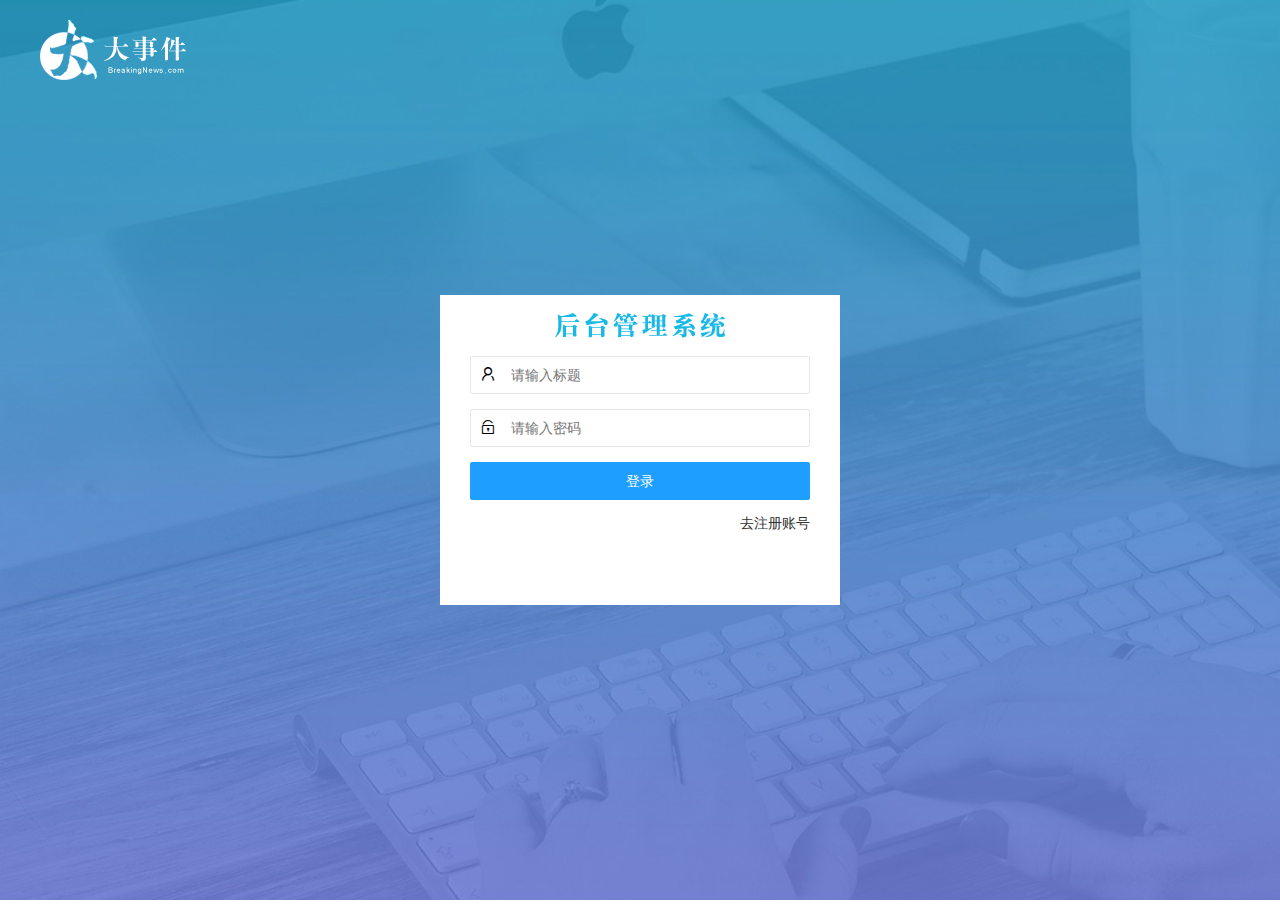
<file: login.html>
<!DOCTYPE html>
<html lang="en">
  <head>
    <meta charset="UTF-8" />
    <meta name="viewport" content="width=device-width, initial-scale=1.0" />
    <title>Document</title>
    <link rel="stylesheet" href="./assets/lib/layui/css/layui.css" />
    <link rel="stylesheet" href="./assets/css/login.css" />
  </head>
  <body>
    <div class="logo">
      <img src="./assets/images/logo.png" alt="" />
    </div>
    <div class="login">
      <div class="title">
        <img src="./assets/images/login_title.png" alt="" />
      </div>
      <form class="layui-form myForm" action="">
        <div class="layui-form-item">
          <i class="layui-icon layui-icon-username"></i>
          <input
            type="text"
            name="username"
            required
            lay-verify="required|username"
            placeholder="请输入标题"
            autocomplete="off"
            class="layui-input"
          />
        </div>
        <div class="layui-form-item">
          <i class="layui-icon layui-icon-password"></i>
          <input
            type="password"
            name="password"
            required
            lay-verify="required|pass"
            placeholder="请输入密码"
            autocomplete="off"
            class="layui-input"
          />
        </div>
        <div class="layui-form-item">
          <button
            class="layui-btn layui-btn-fluid layui-btn-normal"
            lay-submit
            lay-filter="formDemo"
          >
            登录
          </button>
        </div>
        <div class="layui-form-item">
          <div class="layui-input-block">
            <a href="javascript:;">去注册账号</a>
          </div>
        </div>
      </form>
    </div>
    <div class="register">
      <div class="title">
        <img src="./assets/images/login_title.png" alt="" />
      </div>
      <form class="layui-form myForm" action="">
        <div class="layui-form-item">
          <i class="layui-icon layui-icon-username"></i>
          <input
            type="text"
            name="username"
            required
            lay-verify="required|username"
            placeholder="请输入标题"
            autocomplete="off"
            class="layui-input"
          />
        </div>
        <div class="layui-form-item">
          <i class="layui-icon layui-icon-password"></i>
          <input
            type="password"
            name="password"
            required
            lay-verify="required|pass"
            placeholder="请输入密码"
            autocomplete="off"
            class="layui-input pass"
          />
        </div>
        <div class="layui-form-item">
          <i class="layui-icon layui-icon-password"></i>
          <input
            type="password"
            required
            lay-verify="required|pass|repass"
            placeholder="再次确认密码"
            autocomplete="off"
            class="layui-input repass"
          />
        </div>
        <div class="layui-form-item">
          <button
            class="layui-btn layui-btn-fluid layui-btn-normal"
            lay-submit
            lay-filter="formDemo"
          >
            注册
          </button>
        </div>
        <div class="layui-form-item">
          <div class="layui-input-block">
            <a href="javascript:;">去登陆</a>
          </div>
        </div>
      </form>
    </div>
    <script src="./assets/lib/jquery.js"></script>
    <script src="./assets/lib/layui/layui.all.js"></script>
    <script src="./assets/js/utils.js"></script>
    <script src="./assets/js/login.js"></script>
  </body>
</html>
</file>
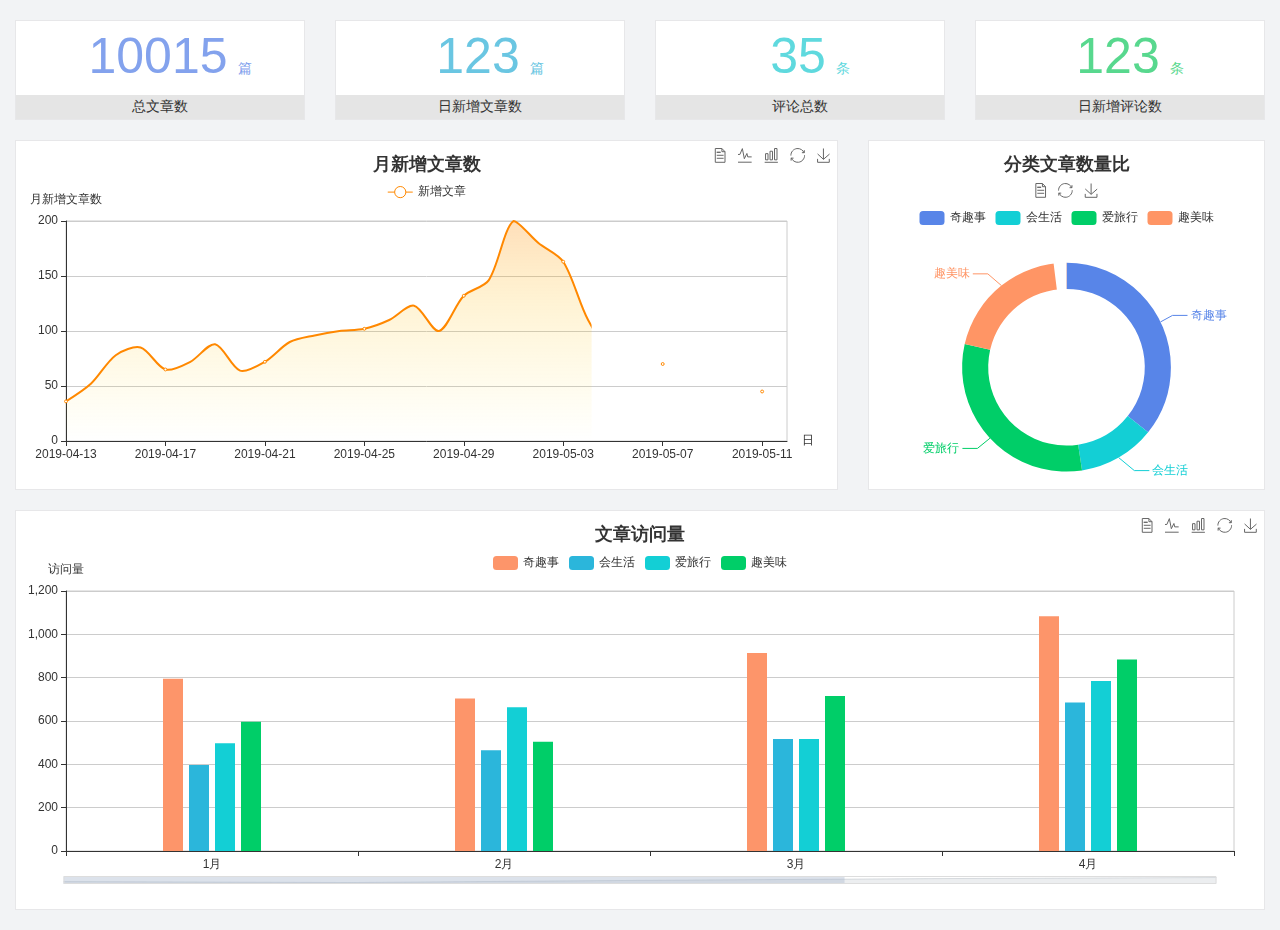
<file: home/dashboard.html>
<!DOCTYPE html>
<html lang="en">

<head>
  <meta charset="UTF-8">
  <meta name="viewport" content="width=device-width, initial-scale=1.0">
  <meta http-equiv="X-UA-Compatible" content="ie=edge">
  <title>图表统计</title>
  <link rel="stylesheet" href="../../assets/lib/bootstrap.css" />
  <link rel="stylesheet" href="../../assets/lib/main.css" />
  <script src="../../assets/lib/jquery.js"></script>
  <script type="text/javascript" src="../../assets/lib/echarts.min.js"></script>
</head>

<body>
  <div class="container-fluid">
    <div class="row spannel_list">
      <div class="col-sm-3 col-xs-6">
        <div class="spannel">
          <em>10015</em><span>篇</span>
          <b>总文章数</b>
        </div>
      </div>
      <div class="col-sm-3 col-xs-6">
        <div class="spannel scolor01">
          <em>123</em><span>篇</span>
          <b>日新增文章数</b>
        </div>
      </div>
      <div class="col-sm-3 col-xs-6">
        <div class="spannel scolor02">
          <em>35</em><span>条</span>
          <b>评论总数</b>
        </div>
      </div>
      <div class="col-sm-3 col-xs-6">
        <div class="spannel scolor03">
          <em>123</em><span>条</span>
          <b>日新增评论数</b>
        </div>
      </div>
    </div>
  </div>

  <div class="container-fluid">
    <div class="row curve-pie">
      <div class="col-lg-8 col-md-8">
        <div class="gragh_pannel" id="curve_show"></div>
      </div>
      <div class="col-lg-4 col-md-4">
        <div class="gragh_pannel" id="pie_show"></div>
      </div>
    </div>
  </div>

  <div class="container-fluid">
    <div class="column_pannel" id="column_show"></div>
  </div>

  <script>
    var oChart = echarts.init(document.getElementById('curve_show'));
    var aList_all = [
      { 'count': 36, 'date': '2019-04-13' },
      { 'count': 52, 'date': '2019-04-14' },
      { 'count': 78, 'date': '2019-04-15' },
      { 'count': 85, 'date': '2019-04-16' },
      { 'count': 65, 'date': '2019-04-17' },
      { 'count': 72, 'date': '2019-04-18' },
      { 'count': 88, 'date': '2019-04-19' },
      { 'count': 64, 'date': '2019-04-20' },
      { 'count': 72, 'date': '2019-04-21' },
      { 'count': 90, 'date': '2019-04-22' },
      { 'count': 96, 'date': '2019-04-23' },
      { 'count': 100, 'date': '2019-04-24' },
      { 'count': 102, 'date': '2019-04-25' },
      { 'count': 110, 'date': '2019-04-26' },
      { 'count': 123, 'date': '2019-04-27' },
      { 'count': 100, 'date': '2019-04-28' },
      { 'count': 132, 'date': '2019-04-29' },
      { 'count': 146, 'date': '2019-04-30' },
      { 'count': 200, 'date': '2019-05-01' },
      { 'count': 180, 'date': '2019-05-02' },
      { 'count': 163, 'date': '2019-05-03' },
      { 'count': 110, 'date': '2019-05-04' },
      { 'count': 80, 'date': '2019-05-05' },
      { 'count': 82, 'date': '2019-05-06' },
      { 'count': 70, 'date': '2019-05-07' },
      { 'count': 65, 'date': '2019-05-08' },
      { 'count': 54, 'date': '2019-05-09' },
      { 'count': 40, 'date': '2019-05-10' },
      { 'count': 45, 'date': '2019-05-11' },
      { 'count': 38, 'date': '2019-05-12' },
    ];

    let aCount = [];
    let aDate = [];

    for (var i = 0; i < aList_all.length; i++) {
      aCount.push(aList_all[i].count);
      aDate.push(aList_all[i].date);
    }

    var chartopt = {
      title: {
        text: '月新增文章数',
        left: 'center',
        top: '10'
      },
      tooltip: {
        trigger: 'axis'
      },
      legend: {
        data: ['新增文章'],
        top: '40'
      },
      toolbox: {
        show: true,
        feature: {
          mark: { show: true },
          dataView: { show: true, readOnly: false },
          magicType: { show: true, type: ['line', 'bar'] },
          restore: { show: true },
          saveAsImage: { show: true }
        }
      },
      calculable: true,
      xAxis: [
        {
          name: '日',
          type: 'category',
          boundaryGap: false,
          data: aDate
        }
      ],
      yAxis: [
        {
          name: '月新增文章数',
          type: 'value'
        }
      ],
      series: [
        {
          name: '新增文章',
          type: 'line',
          smooth: true,
          itemStyle: { normal: { areaStyle: { type: 'default' }, color: '#f80' }, lineStyle: { color: '#f80' } },
          data: aCount
        }],
      areaStyle: {
        normal: {
          color: new echarts.graphic.LinearGradient(0, 0, 0, 1, [{
            offset: 0,
            color: 'rgba(255,136,0,0.39)'
          }, {
            offset: .34,
            color: 'rgba(255,180,0,0.25)'
          }, {
            offset: 1,
            color: 'rgba(255,222,0,0.00)'
          }])

        }
      },
      grid: {
        show: true,
        x: 50,
        x2: 50,
        y: 80,
        height: 220
      }
    };

    oChart.setOption(chartopt);


    var oPie = echarts.init(document.getElementById('pie_show'));
    var oPieopt =
    {
      title: {
        top: 10,
        text: '分类文章数量比',
        x: 'center'
      },
      tooltip: {
        trigger: 'item',
        formatter: "{a} <br/>{b} : {c} ({d}%)"
      },
      color: ['#5885e8', '#13cfd5', '#00ce68', '#ff9565'],
      legend: {
        x: 'center',
        top: 65,
        data: ['奇趣事', '会生活', '爱旅行', '趣美味']
      },
      toolbox: {
        show: true,
        x: 'center',
        top: 35,
        feature: {
          mark: { show: true },
          dataView: { show: true, readOnly: false },
          magicType: {
            show: true,
            type: ['pie', 'funnel'],
            option: {
              funnel: {
                x: '25%',
                width: '50%',
                funnelAlign: 'left',
                max: 1548
              }
            }
          },
          restore: { show: true },
          saveAsImage: { show: true }
        }
      },
      calculable: true,
      series: [
        {
          name: '访问来源',
          type: 'pie',
          radius: ['45%', '60%'],
          center: ['50%', '65%'],
          data: [
            { value: 300, name: '奇趣事' },
            { value: 100, name: '会生活' },
            { value: 260, name: '爱旅行' },
            { value: 180, name: '趣美味' }
          ]
        }
      ]
    };
    oPie.setOption(oPieopt);



    var oColumn = this.echarts.init(document.getElementById('column_show'));
    var oColumnopt =
    {
      title: {
        text: '文章访问量',
        left: 'center',
        top: '10'
      },
      tooltip: {
        trigger: 'axis'
      },
      legend: {
        data: ['奇趣事', '会生活', '爱旅行', '趣美味'],
        top: '40'
      },
      toolbox: {
        show: true,
        feature: {
          mark: { show: true },
          dataView: { show: true, readOnly: false },
          magicType: { show: true, type: ['line', 'bar'] },
          restore: { show: true },
          saveAsImage: { show: true }
        }
      },
      calculable: true,
      xAxis: [
        {
          type: 'category',
          data: ['1月', '2月', '3月', '4月', '5月']
        }
      ],
      yAxis: [
        {
          name: '访问量',
          type: 'value'
        }
      ],
      series: [
        {
          name: '奇趣事',
          type: 'bar',
          barWidth: 20,
          itemStyle: {
            normal: { areaStyle: { type: 'default' }, color: '#fd956a' }
          },
          data: [800, 708, 920, 1090, 1200]
        },
        {
          name: '会生活',
          type: 'bar',
          barWidth: 20,
          itemStyle: {
            normal: { areaStyle: { type: 'default' }, color: '#2bb6db' }
          },
          data: [400, 468, 520, 690, 800]
        },
        {
          name: '爱旅行',
          type: 'bar',
          barWidth: 20,
          itemStyle: {
            normal: { areaStyle: { type: 'default' }, color: '#13cfd5' }
          },
          data: [500, 668, 520, 790, 900]
        },
        {
          name: '趣美味',
          type: 'bar',
          barWidth: 20,
          itemStyle: {
            normal: { areaStyle: { type: 'default' }, color: '#00ce68' }
          },
          data: [600, 508, 720, 890, 1000]
        }
      ],
      grid: {
        show: true,
        x: 50,
        x2: 30,
        y: 80,
        height: 260
      },
      dataZoom: [//给x轴设置滚动条
        {
          start: 0,//默认为0
          end: 100 - 1000 / 31,//默认为100
          type: 'slider',
          show: true,
          xAxisIndex: [0],
          handleSize: 0,//滑动条的 左右2个滑动条的大小
          height: 8,//组件高度
          left: 45, //左边的距离
          right: 50,//右边的距离
          bottom: 26,//右边的距离
          handleColor: '#ddd',//h滑动图标的颜色
          handleStyle: {
            borderColor: "#cacaca",
            borderWidth: "1",
            shadowBlur: 2,
            background: "#ddd",
            shadowColor: "#ddd",
          }
        }]
    };
    oColumn.setOption(oColumnopt);
  </script>
</body>

</html>
</file>
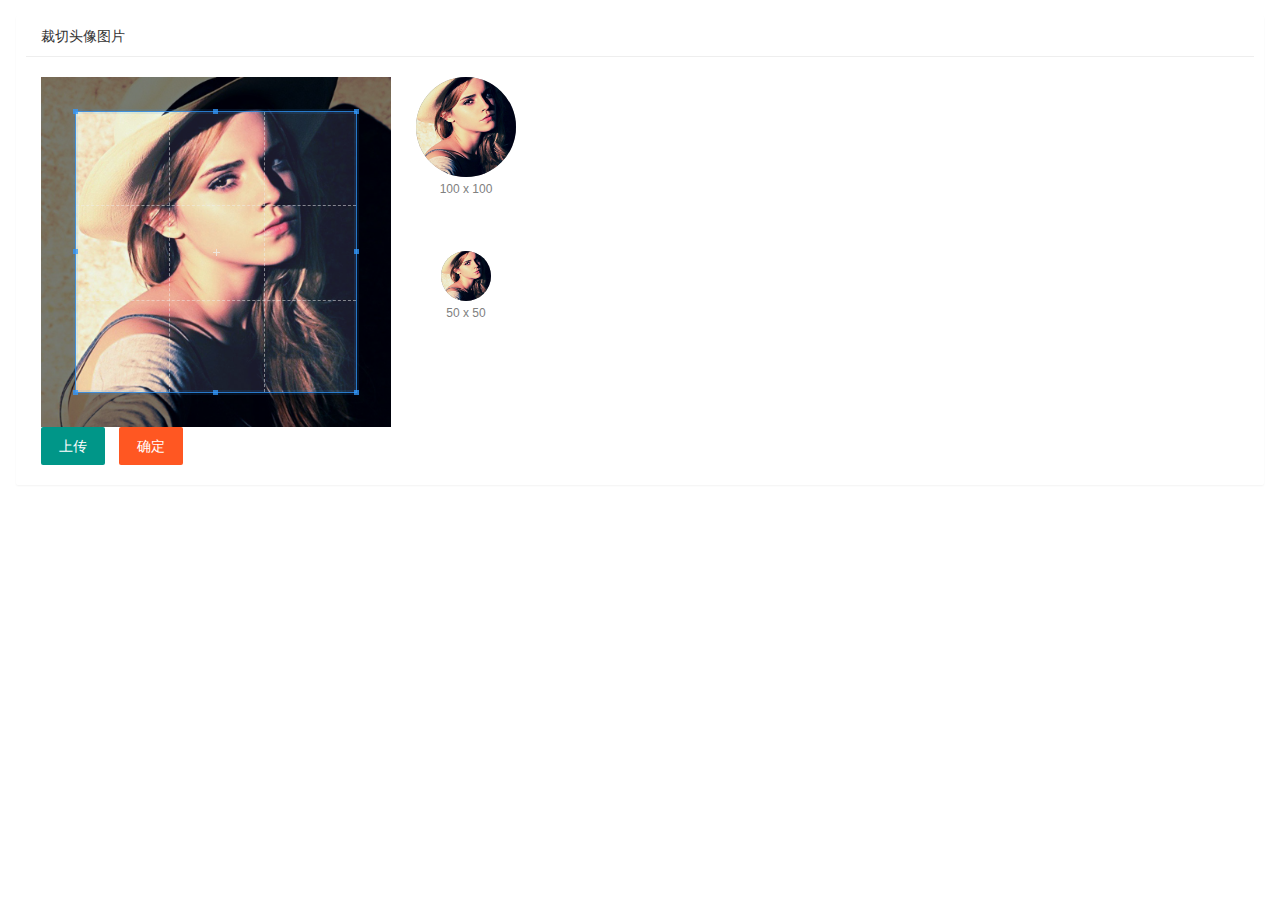
<file: user/user_avatar.html>
<!DOCTYPE html>
<html lang="en">
  <head>
    <meta charset="UTF-8" />
    <meta name="viewport" content="width=device-width, initial-scale=1.0" />
    <title>Document</title>
    <link rel="stylesheet" href="../assets/lib/layui/css/layui.css" />
    <link rel="stylesheet" href="../assets/lib/cropper/cropper.css" />
    <link rel="stylesheet" href="../assets/css/user/user_avatar.css" />
  </head>
  <body>
    <div class="layui-card">
      <div class="layui-card-header">裁切头像图片</div>
      <div class="layui-card-body">
        <!-- 第一行的图片裁剪和预览区域 -->
        <div class="row1">
          <!-- 图片裁剪区域 -->
          <div class="cropper-box">
            <!-- 这个 img 标签很重要，将来会把它初始化为裁剪区域 -->
            <img id="image" src="/assets/images/sample.jpg" />
          </div>
          <!-- 图片的预览区域 -->
          <div class="preview-box">
            <div>
              <!-- 宽高为 100px 的预览区域 -->
              <div class="img-preview w100"></div>
              <p class="size">100 x 100</p>
            </div>
            <div>
              <!-- 宽高为 50px 的预览区域 -->
              <div class="img-preview w50"></div>
              <p class="size">50 x 50</p>
            </div>
          </div>
        </div>

        <!-- 第二行的按钮区域 -->
        <div class="row2">
          <input type="file" id="avatar" style="display: none" />
          <button type="button" class="layui-btn btn-upload">上传</button>
          <button type="button" class="layui-btn layui-btn-danger btn-sure">
            确定
          </button>
        </div>
      </div>
    </div>
    <!-- 引入jquery文件 -->
    <script src="../assets/lib/jquery.js"></script>
    <!-- 引入裁切图片的文件 -->
    <script src="../assets/lib/cropper/Cropper.js"></script>
    <!-- 引入裁切图片的文件 -->
    <script src="../assets/lib/cropper/jquery-cropper.js"></script>
    <!-- 引入layui的js文件 -->
    <script src="../assets/lib/layui/layui.all.js"></script>
    <!-- 引入公共的utils.js文件 -->
    <script src="../assets/js/utils.js"></script>
    <!-- 引入当前页面自己的文件 -->
    <script src="../assets/js/user/user_avatar.js"></script>
  </body>
</html>
</file>
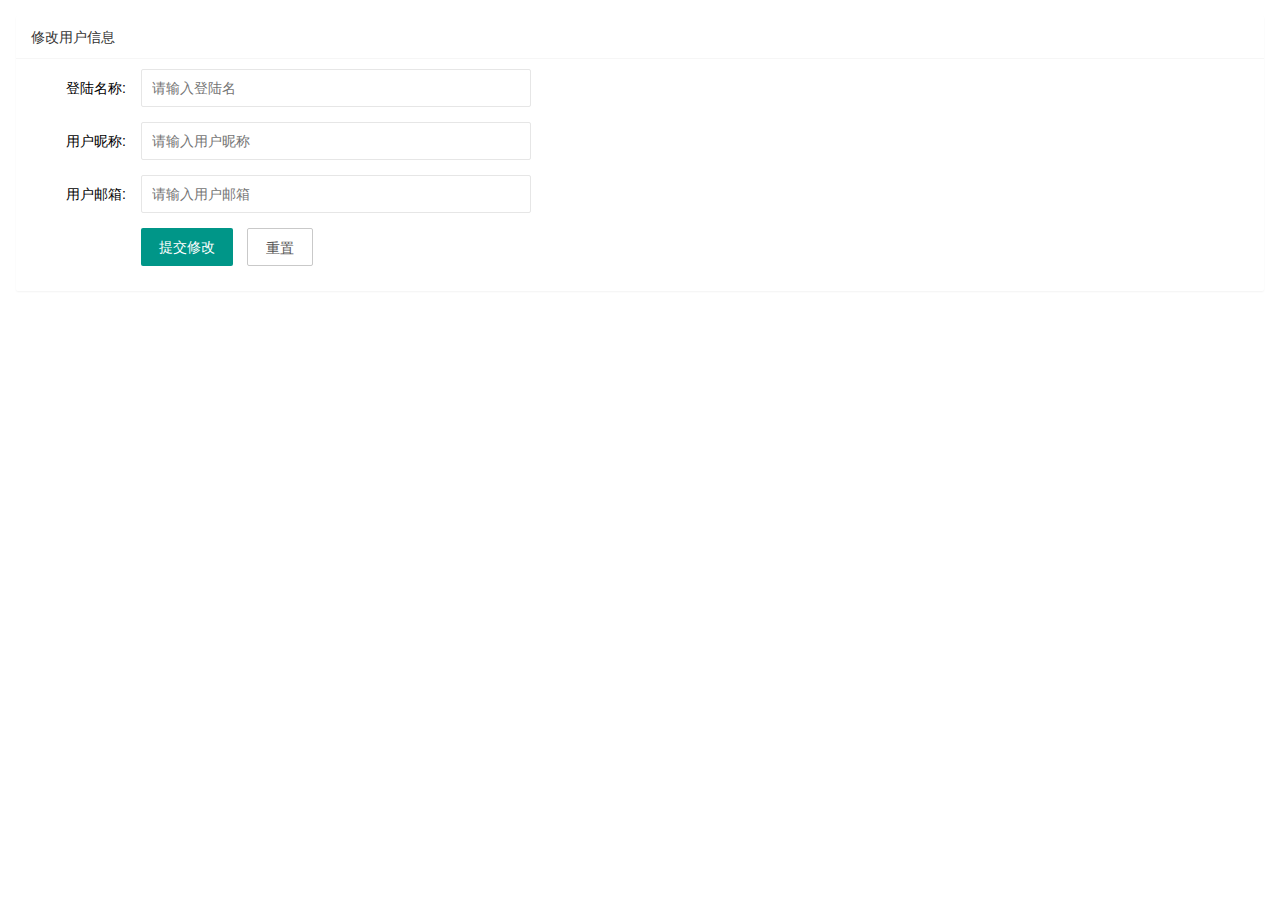
<file: user/user_info.html>
<!DOCTYPE html>
<html lang="en">
  <head>
    <meta charset="UTF-8" />
    <meta name="viewport" content="width=device-width, initial-scale=1.0" />
    <title>Document</title>
    <!-- 引入layui的样式文件 -->
    <link rel="stylesheet" href="../assets/lib/layui/css/layui.css" />
    <!-- 引入当前页面自己写的css文件 -->
    <link rel="stylesheet" href="../assets/css/user/user_info.css" />
  </head>
  <body>
    <div class="layui-card">
      <div class="layui-card-header">修改用户信息</div>
      <div class="layui-card-body">
        <form class="layui-form myForm" lay-filter="myForm">
          <!-- 隐藏域就是一个input标签 type='hidden' 作用是用来存储数据 但是不在页面中显示 -->
          <input type="hidden" name="id" />
          <div class="layui-form-item">
            <label class="layui-form-label">登陆名称:</label>
            <div class="layui-input-block">
              <input
                type="text"
                name="username"
                required
                lay-verify="required"
                placeholder="请输入登陆名"
                autocomplete="off"
                class="layui-input"
              />
            </div>
          </div>
          <div class="layui-form-item">
            <label class="layui-form-label">用户昵称:</label>
            <div class="layui-input-block">
              <input
                type="text"
                name="nickname"
                required
                lay-verify="required"
                placeholder="请输入用户昵称"
                autocomplete="off"
                class="layui-input"
              />
            </div>
          </div>
          <div class="layui-form-item">
            <label class="layui-form-label">用户邮箱:</label>
            <div class="layui-input-block">
              <input
                type="text"
                name="email"
                required
                lay-verify="required|email"
                placeholder="请输入用户邮箱"
                autocomplete="off"
                class="layui-input"
              />
            </div>
          </div>
          <div class="layui-form-item">
            <div class="layui-input-block">
              <button class="layui-btn" lay-submit lay-filter="formDemo">
                提交修改
              </button>
              <button class="layui-btn layui-btn-primary btn-reset">
                重置
              </button>
            </div>
          </div>
        </form>
      </div>
    </div>
    <!-- 引入jquery文件 -->
    <script src="../assets/lib/jquery.js"></script>
    <!-- 引入layui的js文件 -->
    <script src="../assets/lib/layui/layui.all.js"></script>
    <!-- 引入工具函数 -->
    <script src="../assets/js/utils.js"></script>
    <!-- 引入当前页面自己写的js文件 -->
    <script src="../assets/js/user/user_info.js"></script>
  </body>
</html>
</file>
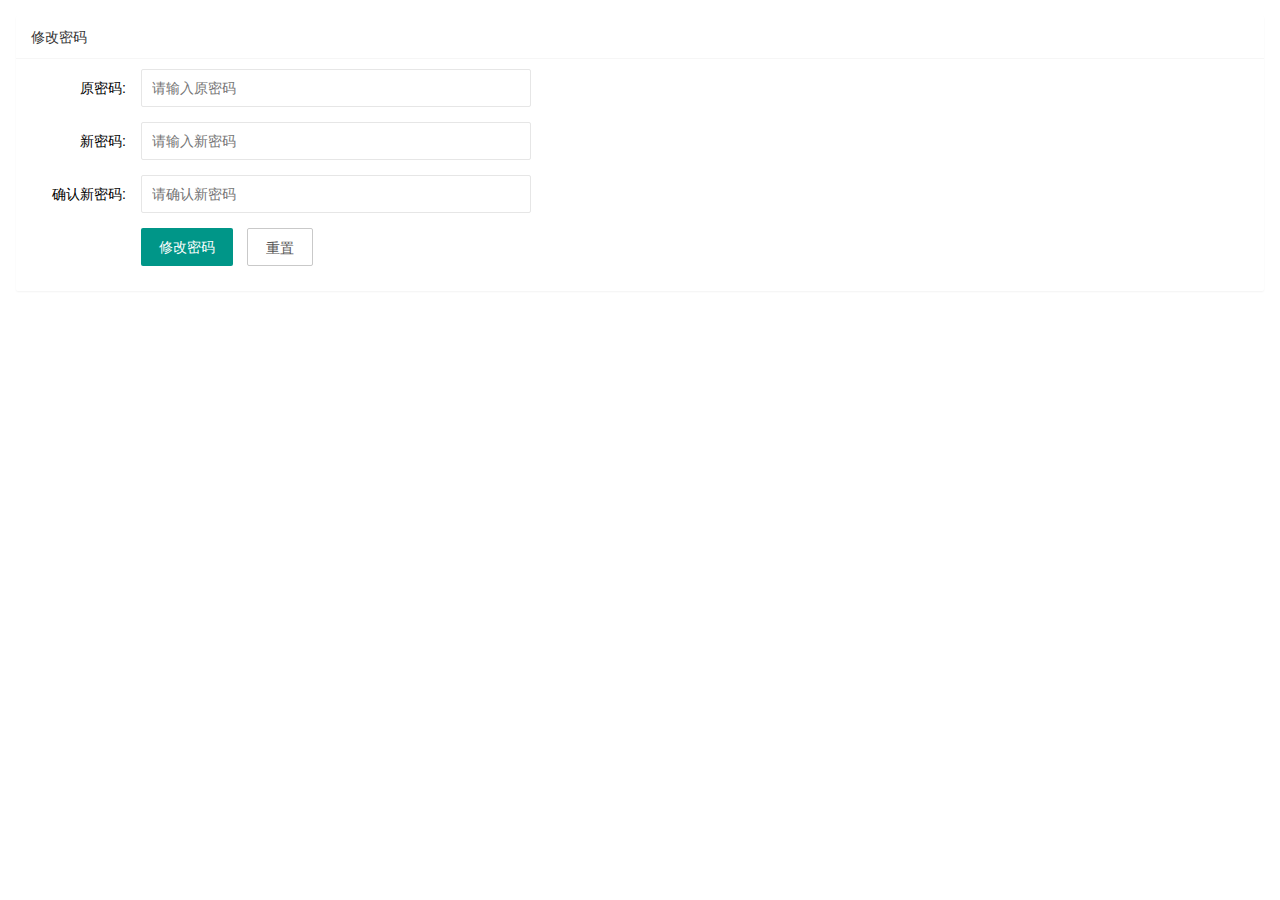
<file: user/user_reset.html>
<!DOCTYPE html>
<html lang="en">
  <head>
    <meta charset="UTF-8" />
    <meta name="viewport" content="width=device-width, initial-scale=1.0" />
    <title>Document</title>
    <link rel="stylesheet" href="../assets/lib/layui/css/layui.css" />
    <link rel="stylesheet" href="../assets/css/user/user_reset.css" />
  </head>
  <body>
    <div class="layui-card">
      <div class="layui-card-header">修改密码</div>
      <div class="layui-card-body">
        <form class="layui-form myForm" lay-filter="myForm">
          <div class="layui-form-item">
            <label class="layui-form-label">原密码:</label>
            <div class="layui-input-block">
              <input
                type="text"
                name="oldPwd"
                required
                lay-verify="required"
                placeholder="请输入原密码"
                autocomplete="off"
                class="layui-input"
              />
            </div>
          </div>
          <div class="layui-form-item">
            <label class="layui-form-label">新密码:</label>
            <div class="layui-input-block">
              <input
                type="text"
                name="newPwd"
                required
                lay-verify="required|pass"
                placeholder="请输入新密码"
                autocomplete="off"
                class="layui-input pass"
              />
            </div>
          </div>
          <div class="layui-form-item">
            <label class="layui-form-label">确认新密码:</label>
            <div class="layui-input-block">
              <input
                type="text"
                required
                lay-verify="required|pass|repass"
                placeholder="请确认新密码"
                autocomplete="off"
                class="layui-input repass"
              />
            </div>
          </div>
          <div class="layui-form-item">
            <div class="layui-input-block">
              <button class="layui-btn" lay-submit lay-filter="formDemo">
                修改密码
              </button>
              <button type="reset" class="layui-btn layui-btn-primary">
                重置
              </button>
            </div>
          </div>
        </form>
      </div>
    </div>
    <script src="../assets/lib/jquery.js"></script>
    <script src="../assets/lib/layui/layui.all.js"></script>
    <script src="../assets/js/utils.js"></script>
    <script src="../assets/js/user/user_reset.js"></script>
  </body>
</html>
</file>
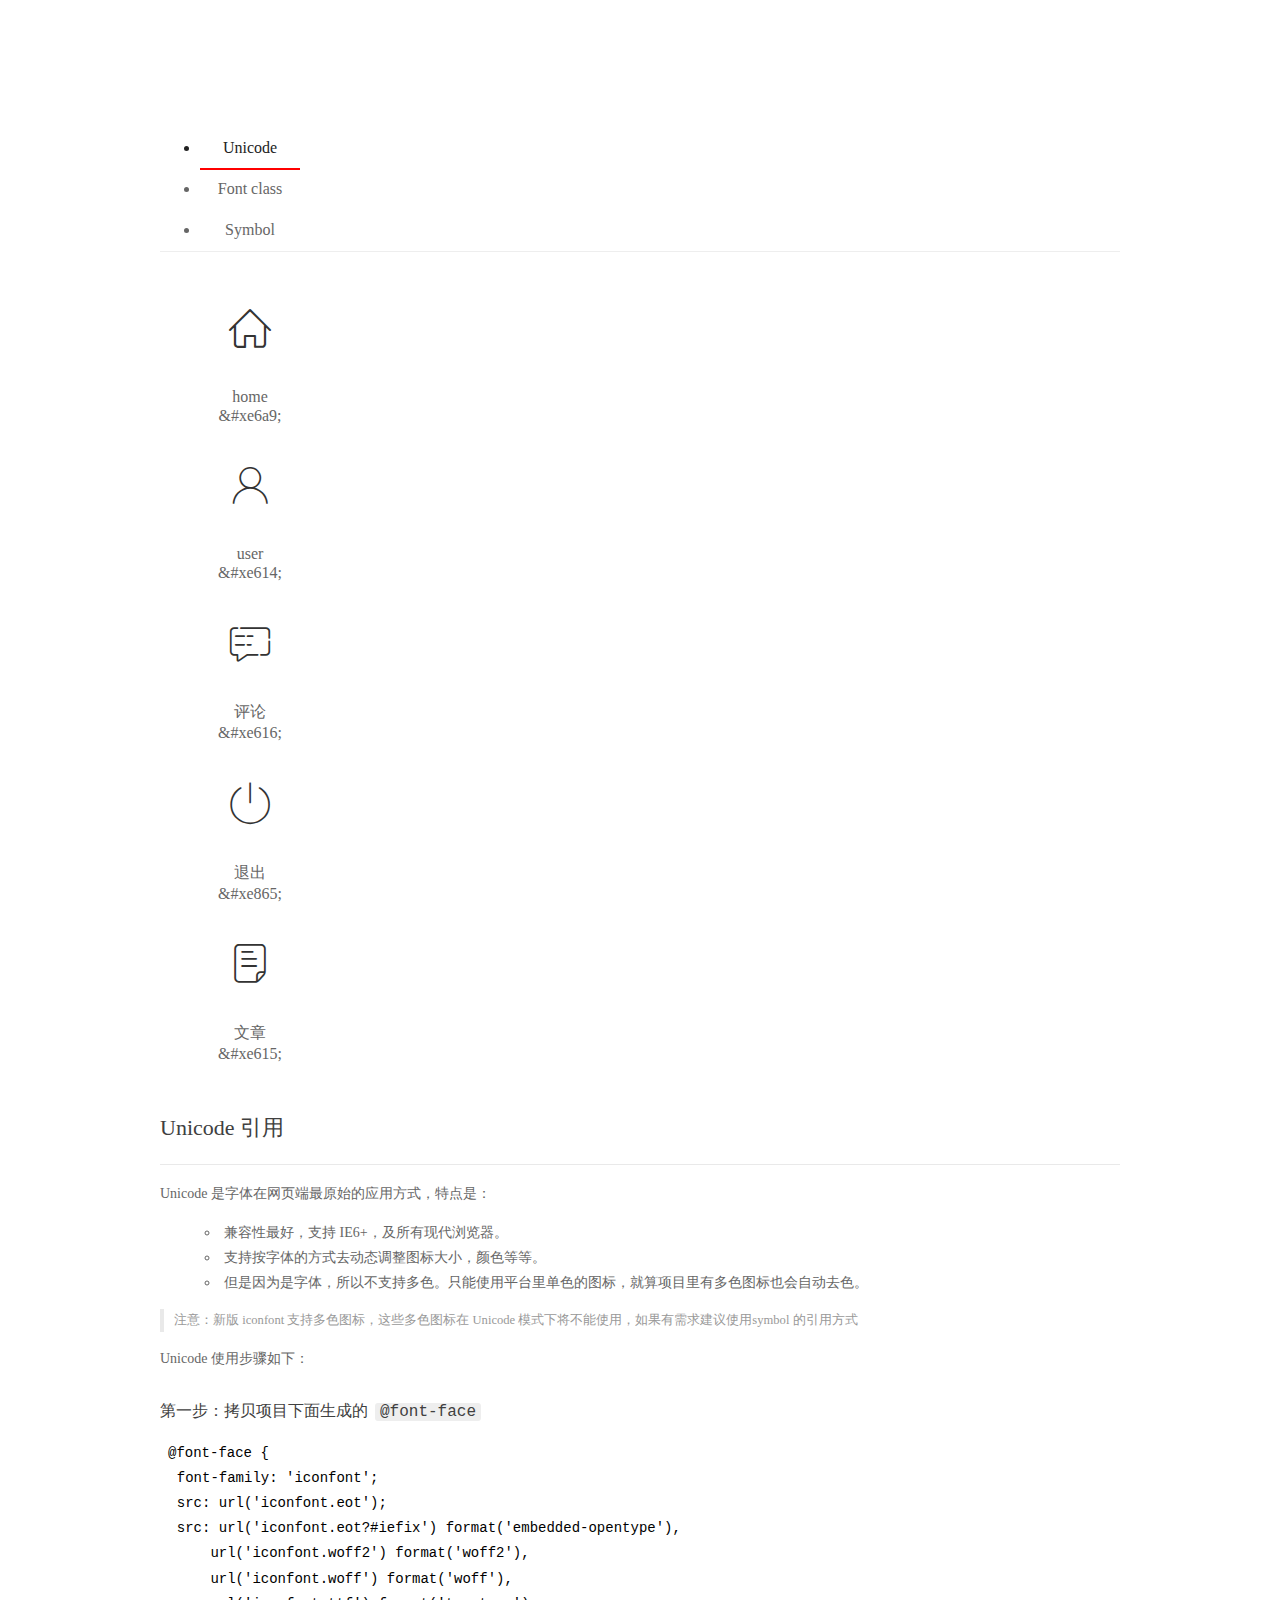
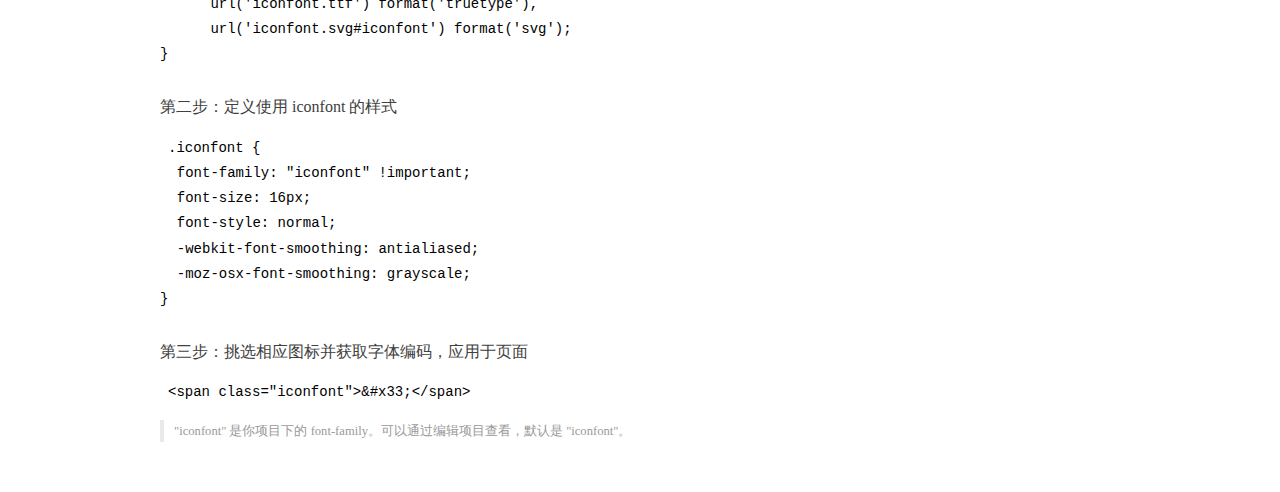
<file: assets/fonts/demo_index.html>
<!DOCTYPE html>
<html>
<head>
  <meta charset="utf-8"/>
  <title>IconFont Demo</title>
  <link rel="shortcut icon" href="https://gtms04.alicdn.com/tps/i4/TB1_oz6GVXXXXaFXpXXJDFnIXXX-64-64.ico" type="image/x-icon"/>
  <link rel="stylesheet" href="https://g.alicdn.com/thx/cube/1.3.2/cube.min.css">
  <link rel="stylesheet" href="demo.css">
  <link rel="stylesheet" href="iconfont.css">
  <script src="iconfont.js"></script>
  <!-- jQuery -->
  <script src="https://a1.alicdn.com/oss/uploads/2018/12/26/7bfddb60-08e8-11e9-9b04-53e73bb6408b.js"></script>
  <!-- 代码高亮 -->
  <script src="https://a1.alicdn.com/oss/uploads/2018/12/26/a3f714d0-08e6-11e9-8a15-ebf944d7534c.js"></script>
</head>
<body>
  <div class="main">
    <h1 class="logo"><a href="https://www.iconfont.cn/" title="iconfont 首页" target="_blank">&#xe86b;</a></h1>
    <div class="nav-tabs">
      <ul id="tabs" class="dib-box">
        <li class="dib active"><span>Unicode</span></li>
        <li class="dib"><span>Font class</span></li>
        <li class="dib"><span>Symbol</span></li>
      </ul>
      
    </div>
    <div class="tab-container">
      <div class="content unicode" style="display: block;">
          <ul class="icon_lists dib-box">
          
            <li class="dib">
              <span class="icon iconfont">&#xe6a9;</span>
                <div class="name">home</div>
                <div class="code-name">&amp;#xe6a9;</div>
              </li>
          
            <li class="dib">
              <span class="icon iconfont">&#xe614;</span>
                <div class="name">user</div>
                <div class="code-name">&amp;#xe614;</div>
              </li>
          
            <li class="dib">
              <span class="icon iconfont">&#xe616;</span>
                <div class="name">评论</div>
                <div class="code-name">&amp;#xe616;</div>
              </li>
          
            <li class="dib">
              <span class="icon iconfont">&#xe865;</span>
                <div class="name">退出</div>
                <div class="code-name">&amp;#xe865;</div>
              </li>
          
            <li class="dib">
              <span class="icon iconfont">&#xe615;</span>
                <div class="name">文章</div>
                <div class="code-name">&amp;#xe615;</div>
              </li>
          
          </ul>
          <div class="article markdown">
          <h2 id="unicode-">Unicode 引用</h2>
          <hr>

          <p>Unicode 是字体在网页端最原始的应用方式，特点是：</p>
          <ul>
            <li>兼容性最好，支持 IE6+，及所有现代浏览器。</li>
            <li>支持按字体的方式去动态调整图标大小，颜色等等。</li>
            <li>但是因为是字体，所以不支持多色。只能使用平台里单色的图标，就算项目里有多色图标也会自动去色。</li>
          </ul>
          <blockquote>
            <p>注意：新版 iconfont 支持多色图标，这些多色图标在 Unicode 模式下将不能使用，如果有需求建议使用symbol 的引用方式</p>
          </blockquote>
          <p>Unicode 使用步骤如下：</p>
          <h3 id="-font-face">第一步：拷贝项目下面生成的 <code>@font-face</code></h3>
<pre><code class="language-css"
>@font-face {
  font-family: 'iconfont';
  src: url('iconfont.eot');
  src: url('iconfont.eot?#iefix') format('embedded-opentype'),
      url('iconfont.woff2') format('woff2'),
      url('iconfont.woff') format('woff'),
      url('iconfont.ttf') format('truetype'),
      url('iconfont.svg#iconfont') format('svg');
}
</code></pre>
          <h3 id="-iconfont-">第二步：定义使用 iconfont 的样式</h3>
<pre><code class="language-css"
>.iconfont {
  font-family: "iconfont" !important;
  font-size: 16px;
  font-style: normal;
  -webkit-font-smoothing: antialiased;
  -moz-osx-font-smoothing: grayscale;
}
</code></pre>
          <h3 id="-">第三步：挑选相应图标并获取字体编码，应用于页面</h3>
<pre>
<code class="language-html"
>&lt;span class="iconfont"&gt;&amp;#x33;&lt;/span&gt;
</code></pre>
          <blockquote>
            <p>"iconfont" 是你项目下的 font-family。可以通过编辑项目查看，默认是 "iconfont"。</p>
          </blockquote>
          </div>
      </div>
      <div class="content font-class">
        <ul class="icon_lists dib-box">
          
          <li class="dib">
            <span class="icon iconfont icon-home"></span>
            <div class="name">
              home
            </div>
            <div class="code-name">.icon-home
            </div>
          </li>
          
          <li class="dib">
            <span class="icon iconfont icon-user"></span>
            <div class="name">
              user
            </div>
            <div class="code-name">.icon-user
            </div>
          </li>
          
          <li class="dib">
            <span class="icon iconfont icon-pinglun"></span>
            <div class="name">
              评论
            </div>
            <div class="code-name">.icon-pinglun
            </div>
          </li>
          
          <li class="dib">
            <span class="icon iconfont icon-tuichu"></span>
            <div class="name">
              退出
            </div>
            <div class="code-name">.icon-tuichu
            </div>
          </li>
          
          <li class="dib">
            <span class="icon iconfont icon-16"></span>
            <div class="name">
              文章
            </div>
            <div class="code-name">.icon-16
            </div>
          </li>
          
        </ul>
        <div class="article markdown">
        <h2 id="font-class-">font-class 引用</h2>
        <hr>

        <p>font-class 是 Unicode 使用方式的一种变种，主要是解决 Unicode 书写不直观，语意不明确的问题。</p>
        <p>与 Unicode 使用方式相比，具有如下特点：</p>
        <ul>
          <li>兼容性良好，支持 IE8+，及所有现代浏览器。</li>
          <li>相比于 Unicode 语意明确，书写更直观。可以很容易分辨这个 icon 是什么。</li>
          <li>因为使用 class 来定义图标，所以当要替换图标时，只需要修改 class 里面的 Unicode 引用。</li>
          <li>不过因为本质上还是使用的字体，所以多色图标还是不支持的。</li>
        </ul>
        <p>使用步骤如下：</p>
        <h3 id="-fontclass-">第一步：引入项目下面生成的 fontclass 代码：</h3>
<pre><code class="language-html">&lt;link rel="stylesheet" href="./iconfont.css"&gt;
</code></pre>
        <h3 id="-">第二步：挑选相应图标并获取类名，应用于页面：</h3>
<pre><code class="language-html">&lt;span class="iconfont icon-xxx"&gt;&lt;/span&gt;
</code></pre>
        <blockquote>
          <p>"
            iconfont" 是你项目下的 font-family。可以通过编辑项目查看，默认是 "iconfont"。</p>
        </blockquote>
      </div>
      </div>
      <div class="content symbol">
          <ul class="icon_lists dib-box">
          
            <li class="dib">
                <svg class="icon svg-icon" aria-hidden="true">
                  <use xlink:href="#icon-home"></use>
                </svg>
                <div class="name">home</div>
                <div class="code-name">#icon-home</div>
            </li>
          
            <li class="dib">
                <svg class="icon svg-icon" aria-hidden="true">
                  <use xlink:href="#icon-user"></use>
                </svg>
                <div class="name">user</div>
                <div class="code-name">#icon-user</div>
            </li>
          
            <li class="dib">
                <svg class="icon svg-icon" aria-hidden="true">
                  <use xlink:href="#icon-pinglun"></use>
                </svg>
                <div class="name">评论</div>
                <div class="code-name">#icon-pinglun</div>
            </li>
          
            <li class="dib">
                <svg class="icon svg-icon" aria-hidden="true">
                  <use xlink:href="#icon-tuichu"></use>
                </svg>
                <div class="name">退出</div>
                <div class="code-name">#icon-tuichu</div>
            </li>
          
            <li class="dib">
                <svg class="icon svg-icon" aria-hidden="true">
                  <use xlink:href="#icon-16"></use>
                </svg>
                <div class="name">文章</div>
                <div class="code-name">#icon-16</div>
            </li>
          
          </ul>
          <div class="article markdown">
          <h2 id="symbol-">Symbol 引用</h2>
          <hr>

          <p>这是一种全新的使用方式，应该说这才是未来的主流，也是平台目前推荐的用法。相关介绍可以参考这篇<a href="">文章</a>
            这种用法其实是做了一个 SVG 的集合，与另外两种相比具有如下特点：</p>
          <ul>
            <li>支持多色图标了，不再受单色限制。</li>
            <li>通过一些技巧，支持像字体那样，通过 <code>font-size</code>, <code>color</code> 来调整样式。</li>
            <li>兼容性较差，支持 IE9+，及现代浏览器。</li>
            <li>浏览器渲染 SVG 的性能一般，还不如 png。</li>
          </ul>
          <p>使用步骤如下：</p>
          <h3 id="-symbol-">第一步：引入项目下面生成的 symbol 代码：</h3>
<pre><code class="language-html">&lt;script src="./iconfont.js"&gt;&lt;/script&gt;
</code></pre>
          <h3 id="-css-">第二步：加入通用 CSS 代码（引入一次就行）：</h3>
<pre><code class="language-html">&lt;style&gt;
.icon {
  width: 1em;
  height: 1em;
  vertical-align: -0.15em;
  fill: currentColor;
  overflow: hidden;
}
&lt;/style&gt;
</code></pre>
          <h3 id="-">第三步：挑选相应图标并获取类名，应用于页面：</h3>
<pre><code class="language-html">&lt;svg class="icon" aria-hidden="true"&gt;
  &lt;use xlink:href="#icon-xxx"&gt;&lt;/use&gt;
&lt;/svg&gt;
</code></pre>
          </div>
      </div>

    </div>
  </div>
  <script>
  $(document).ready(function () {
      $('.tab-container .content:first').show()

      $('#tabs li').click(function (e) {
        var tabContent = $('.tab-container .content')
        var index = $(this).index()

        if ($(this).hasClass('active')) {
          return
        } else {
          $('#tabs li').removeClass('active')
          $(this).addClass('active')

          tabContent.hide().eq(index).fadeIn()
        }
      })
    })
  </script>
</body>
</html>
</file>
<file: assets/lib/layui/css/layui.css>
/** layui-v2.5.6 MIT License By https://www.layui.com */
 .layui-inline,img{display:inline-block;vertical-align:middle}h1,h2,h3,h4,h5,h6{font-weight:400}.layui-edge,.layui-header,.layui-inline,.layui-main{position:relative}.layui-body,.layui-edge,.layui-elip{overflow:hidden}.layui-btn,.layui-edge,.layui-inline,img{vertical-align:middle}.layui-btn,.layui-disabled,.layui-icon,.layui-unselect{-moz-user-select:none;-webkit-user-select:none;-ms-user-select:none}.layui-elip,.layui-form-checkbox span,.layui-form-pane .layui-form-label{text-overflow:ellipsis;white-space:nowrap}.layui-breadcrumb,.layui-tree-btnGroup{visibility:hidden}blockquote,body,button,dd,div,dl,dt,form,h1,h2,h3,h4,h5,h6,input,li,ol,p,pre,td,textarea,th,ul{margin:0;padding:0;-webkit-tap-highlight-color:rgba(0,0,0,0)}a:active,a:hover{outline:0}img{border:none}li{list-style:none}table{border-collapse:collapse;border-spacing:0}h4,h5,h6{font-size:100%}button,input,optgroup,option,select,textarea{font-family:inherit;font-size:inherit;font-style:inherit;font-weight:inherit;outline:0}pre{white-space:pre-wrap;white-space:-moz-pre-wrap;white-space:-pre-wrap;white-space:-o-pre-wrap;word-wrap:break-word}body{line-height:24px;font:14px Helvetica Neue,Helvetica,PingFang SC,Tahoma,Arial,sans-serif}hr{height:1px;margin:10px 0;border:0;clear:both}a{color:#333;text-decoration:none}a:hover{color:#777}a cite{font-style:normal;*cursor:pointer}.layui-border-box,.layui-border-box *{box-sizing:border-box}.layui-box,.layui-box *{box-sizing:content-box}.layui-clear{clear:both;*zoom:1}.layui-clear:after{content:'\20';clear:both;*zoom:1;display:block;height:0}.layui-inline{*display:inline;*zoom:1}.layui-edge{display:inline-block;width:0;height:0;border-width:6px;border-style:dashed;border-color:transparent}.layui-edge-top{top:-4px;border-bottom-color:#999;border-bottom-style:solid}.layui-edge-right{border-left-color:#999;border-left-style:solid}.layui-edge-bottom{top:2px;border-top-color:#999;border-top-style:solid}.layui-edge-left{border-right-color:#999;border-right-style:solid}.layui-disabled,.layui-disabled:hover{color:#d2d2d2!important;cursor:not-allowed!important}.layui-circle{border-radius:100%}.layui-show{display:block!important}.layui-hide{display:none!important}@font-face{font-family:layui-icon;src:url(../font/iconfont.eot?v=256);src:url(../font/iconfont.eot?v=256#iefix) format('embedded-opentype'),url(../font/iconfont.woff2?v=256) format('woff2'),url(../font/iconfont.woff?v=256) format('woff'),url(../font/iconfont.ttf?v=256) format('truetype'),url(../font/iconfont.svg?v=256#layui-icon) format('svg')}.layui-icon{font-family:layui-icon!important;font-size:16px;font-style:normal;-webkit-font-smoothing:antialiased;-moz-osx-font-smoothing:grayscale}.layui-icon-reply-fill:before{content:"\e611"}.layui-icon-set-fill:before{content:"\e614"}.layui-icon-menu-fill:before{content:"\e60f"}.layui-icon-search:before{content:"\e615"}.layui-icon-share:before{content:"\e641"}.layui-icon-set-sm:before{content:"\e620"}.layui-icon-engine:before{content:"\e628"}.layui-icon-close:before{content:"\1006"}.layui-icon-close-fill:before{content:"\1007"}.layui-icon-chart-screen:before{content:"\e629"}.layui-icon-star:before{content:"\e600"}.layui-icon-circle-dot:before{content:"\e617"}.layui-icon-chat:before{content:"\e606"}.layui-icon-release:before{content:"\e609"}.layui-icon-list:before{content:"\e60a"}.layui-icon-chart:before{content:"\e62c"}.layui-icon-ok-circle:before{content:"\1005"}.layui-icon-layim-theme:before{content:"\e61b"}.layui-icon-table:before{content:"\e62d"}.layui-icon-right:before{content:"\e602"}.layui-icon-left:before{content:"\e603"}.layui-icon-cart-simple:before{content:"\e698"}.layui-icon-face-cry:before{content:"\e69c"}.layui-icon-face-smile:before{content:"\e6af"}.layui-icon-survey:before{content:"\e6b2"}.layui-icon-tree:before{content:"\e62e"}.layui-icon-ie:before{content:"\e7bb"}.layui-icon-upload-circle:before{content:"\e62f"}.layui-icon-add-circle:before{content:"\e61f"}.layui-icon-download-circle:before{content:"\e601"}.layui-icon-templeate-1:before{content:"\e630"}.layui-icon-util:before{content:"\e631"}.layui-icon-face-surprised:before{content:"\e664"}.layui-icon-edit:before{content:"\e642"}.layui-icon-speaker:before{content:"\e645"}.layui-icon-down:before{content:"\e61a"}.layui-icon-file:before{content:"\e621"}.layui-icon-layouts:before{content:"\e632"}.layui-icon-rate-half:before{content:"\e6c9"}.layui-icon-add-circle-fine:before{content:"\e608"}.layui-icon-prev-circle:before{content:"\e633"}.layui-icon-read:before{content:"\e705"}.layui-icon-404:before{content:"\e61c"}.layui-icon-carousel:before{content:"\e634"}.layui-icon-help:before{content:"\e607"}.layui-icon-code-circle:before{content:"\e635"}.layui-icon-windows:before{content:"\e67f"}.layui-icon-water:before{content:"\e636"}.layui-icon-username:before{content:"\e66f"}.layui-icon-find-fill:before{content:"\e670"}.layui-icon-about:before{content:"\e60b"}.layui-icon-location:before{content:"\e715"}.layui-icon-up:before{content:"\e619"}.layui-icon-pause:before{content:"\e651"}.layui-icon-date:before{content:"\e637"}.layui-icon-layim-uploadfile:before{content:"\e61d"}.layui-icon-delete:before{content:"\e640"}.layui-icon-play:before{content:"\e652"}.layui-icon-top:before{content:"\e604"}.layui-icon-firefox:before{content:"\e686"}.layui-icon-friends:before{content:"\e612"}.layui-icon-refresh-3:before{content:"\e9aa"}.layui-icon-ok:before{content:"\e605"}.layui-icon-layer:before{content:"\e638"}.layui-icon-face-smile-fine:before{content:"\e60c"}.layui-icon-dollar:before{content:"\e659"}.layui-icon-group:before{content:"\e613"}.layui-icon-layim-download:before{content:"\e61e"}.layui-icon-picture-fine:before{content:"\e60d"}.layui-icon-link:before{content:"\e64c"}.layui-icon-diamond:before{content:"\e735"}.layui-icon-log:before{content:"\e60e"}.layui-icon-key:before{content:"\e683"}.layui-icon-rate-solid:before{content:"\e67a"}.layui-icon-fonts-del:before{content:"\e64f"}.layui-icon-unlink:before{content:"\e64d"}.layui-icon-fonts-clear:before{content:"\e639"}.layui-icon-triangle-r:before{content:"\e623"}.layui-icon-circle:before{content:"\e63f"}.layui-icon-radio:before{content:"\e643"}.layui-icon-align-center:before{content:"\e647"}.layui-icon-align-right:before{content:"\e648"}.layui-icon-align-left:before{content:"\e649"}.layui-icon-loading-1:before{content:"\e63e"}.layui-icon-return:before{content:"\e65c"}.layui-icon-fonts-strong:before{content:"\e62b"}.layui-icon-upload:before{content:"\e67c"}.layui-icon-dialogue:before{content:"\e63a"}.layui-icon-video:before{content:"\e6ed"}.layui-icon-headset:before{content:"\e6fc"}.layui-icon-cellphone-fine:before{content:"\e63b"}.layui-icon-add-1:before{content:"\e654"}.layui-icon-face-smile-b:before{content:"\e650"}.layui-icon-fonts-html:before{content:"\e64b"}.layui-icon-screen-full:before{content:"\e622"}.layui-icon-form:before{content:"\e63c"}.layui-icon-cart:before{content:"\e657"}.layui-icon-camera-fill:before{content:"\e65d"}.layui-icon-tabs:before{content:"\e62a"}.layui-icon-heart-fill:before{content:"\e68f"}.layui-icon-fonts-code:before{content:"\e64e"}.layui-icon-ios:before{content:"\e680"}.layui-icon-at:before{content:"\e687"}.layui-icon-fire:before{content:"\e756"}.layui-icon-set:before{content:"\e716"}.layui-icon-fonts-u:before{content:"\e646"}.layui-icon-triangle-d:before{content:"\e625"}.layui-icon-tips:before{content:"\e702"}.layui-icon-picture:before{content:"\e64a"}.layui-icon-more-vertical:before{content:"\e671"}.layui-icon-bluetooth:before{content:"\e689"}.layui-icon-flag:before{content:"\e66c"}.layui-icon-loading:before{content:"\e63d"}.layui-icon-fonts-i:before{content:"\e644"}.layui-icon-refresh-1:before{content:"\e666"}.layui-icon-rmb:before{content:"\e65e"}.layui-icon-addition:before{content:"\e624"}.layui-icon-home:before{content:"\e68e"}.layui-icon-time:before{content:"\e68d"}.layui-icon-user:before{content:"\e770"}.layui-icon-notice:before{content:"\e667"}.layui-icon-chrome:before{content:"\e68a"}.layui-icon-edge:before{content:"\e68b"}.layui-icon-login-weibo:before{content:"\e675"}.layui-icon-voice:before{content:"\e688"}.layui-icon-upload-drag:before{content:"\e681"}.layui-icon-login-qq:before{content:"\e676"}.layui-icon-snowflake:before{content:"\e6b1"}.layui-icon-heart:before{content:"\e68c"}.layui-icon-logout:before{content:"\e682"}.layui-icon-file-b:before{content:"\e655"}.layui-icon-template:before{content:"\e663"}.layui-icon-transfer:before{content:"\e691"}.layui-icon-auz:before{content:"\e672"}.layui-icon-console:before{content:"\e665"}.layui-icon-app:before{content:"\e653"}.layui-icon-prev:before{content:"\e65a"}.layui-icon-website:before{content:"\e7ae"}.layui-icon-next:before{content:"\e65b"}.layui-icon-component:before{content:"\e857"}.layui-icon-android:before{content:"\e684"}.layui-icon-more:before{content:"\e65f"}.layui-icon-login-wechat:before{content:"\e677"}.layui-icon-shrink-right:before{content:"\e668"}.layui-icon-spread-left:before{content:"\e66b"}.layui-icon-camera:before{content:"\e660"}.layui-icon-note:before{content:"\e66e"}.layui-icon-refresh:before{content:"\e669"}.layui-icon-female:before{content:"\e661"}.layui-icon-male:before{content:"\e662"}.layui-icon-screen-restore:before{content:"\e758"}.layui-icon-password:before{content:"\e673"}.layui-icon-senior:before{content:"\e674"}.layui-icon-theme:before{content:"\e66a"}.layui-icon-tread:before{content:"\e6c5"}.layui-icon-praise:before{content:"\e6c6"}.layui-icon-star-fill:before{content:"\e658"}.layui-icon-rate:before{content:"\e67b"}.layui-icon-template-1:before{content:"\e656"}.layui-icon-vercode:before{content:"\e679"}.layui-icon-service:before{content:"\e626"}.layui-icon-cellphone:before{content:"\e678"}.layui-icon-print:before{content:"\e66d"}.layui-icon-cols:before{content:"\e610"}.layui-icon-wifi:before{content:"\e7e0"}.layui-icon-export:before{content:"\e67d"}.layui-icon-rss:before{content:"\e808"}.layui-icon-slider:before{content:"\e714"}.layui-icon-email:before{content:"\e618"}.layui-icon-subtraction:before{content:"\e67e"}.layui-icon-mike:before{content:"\e6dc"}.layui-icon-light:before{content:"\e748"}.layui-icon-gift:before{content:"\e627"}.layui-icon-mute:before{content:"\e685"}.layui-icon-reduce-circle:before{content:"\e616"}.layui-icon-music:before{content:"\e690"}.layui-main{width:1140px;margin:0 auto}.layui-header{z-index:1000;height:60px}.layui-header a:hover{transition:all .5s;-webkit-transition:all .5s}.layui-side{position:fixed;left:0;top:0;bottom:0;z-index:999;width:200px;overflow-x:hidden}.layui-side-scroll{position:relative;width:220px;height:100%;overflow-x:hidden}.layui-body{position:absolute;left:200px;right:0;top:0;bottom:0;z-index:998;width:auto;overflow-y:auto;box-sizing:border-box}.layui-layout-body{overflow:hidden}.layui-layout-admin .layui-header{background-color:#23262E}.layui-layout-admin .layui-side{top:60px;width:200px;overflow-x:hidden}.layui-layout-admin .layui-body{position:fixed;top:60px;bottom:44px}.layui-layout-admin .layui-main{width:auto;margin:0 15px}.layui-layout-admin .layui-footer{position:fixed;left:200px;right:0;bottom:0;height:44px;line-height:44px;padding:0 15px;background-color:#eee}.layui-layout-admin .layui-logo{position:absolute;left:0;top:0;width:200px;height:100%;line-height:60px;text-align:center;color:#009688;font-size:16px}.layui-layout-admin .layui-header .layui-nav{background:0 0}.layui-layout-left{position:absolute!important;left:200px;top:0}.layui-layout-right{position:absolute!important;right:0;top:0}.layui-container{position:relative;margin:0 auto;padding:0 15px;box-sizing:border-box}.layui-fluid{position:relative;margin:0 auto;padding:0 15px}.layui-row:after,.layui-row:before{content:'';display:block;clear:both}.layui-col-lg1,.layui-col-lg10,.layui-col-lg11,.layui-col-lg12,.layui-col-lg2,.layui-col-lg3,.layui-col-lg4,.layui-col-lg5,.layui-col-lg6,.layui-col-lg7,.layui-col-lg8,.layui-col-lg9,.layui-col-md1,.layui-col-md10,.layui-col-md11,.layui-col-md12,.layui-col-md2,.layui-col-md3,.layui-col-md4,.layui-col-md5,.layui-col-md6,.layui-col-md7,.layui-col-md8,.layui-col-md9,.layui-col-sm1,.layui-col-sm10,.layui-col-sm11,.layui-col-sm12,.layui-col-sm2,.layui-col-sm3,.layui-col-sm4,.layui-col-sm5,.layui-col-sm6,.layui-col-sm7,.layui-col-sm8,.layui-col-sm9,.layui-col-xs1,.layui-col-xs10,.layui-col-xs11,.layui-col-xs12,.layui-col-xs2,.layui-col-xs3,.layui-col-xs4,.layui-col-xs5,.layui-col-xs6,.layui-col-xs7,.layui-col-xs8,.layui-col-xs9{position:relative;display:block;box-sizing:border-box}.layui-col-xs1,.layui-col-xs10,.layui-col-xs11,.layui-col-xs12,.layui-col-xs2,.layui-col-xs3,.layui-col-xs4,.layui-col-xs5,.layui-col-xs6,.layui-col-xs7,.layui-col-xs8,.layui-col-xs9{float:left}.layui-col-xs1{width:8.33333333%}.layui-col-xs2{width:16.66666667%}.layui-col-xs3{width:25%}.layui-col-xs4{width:33.33333333%}.layui-col-xs5{width:41.66666667%}.layui-col-xs6{width:50%}.layui-col-xs7{width:58.33333333%}.layui-col-xs8{width:66.66666667%}.layui-col-xs9{width:75%}.layui-col-xs10{width:83.33333333%}.layui-col-xs11{width:91.66666667%}.layui-col-xs12{width:100%}.layui-col-xs-offset1{margin-left:8.33333333%}.layui-col-xs-offset2{margin-left:16.66666667%}.layui-col-xs-offset3{margin-left:25%}.layui-col-xs-offset4{margin-left:33.33333333%}.layui-col-xs-offset5{margin-left:41.66666667%}.layui-col-xs-offset6{margin-left:50%}.layui-col-xs-offset7{margin-left:58.33333333%}.layui-col-xs-offset8{margin-left:66.66666667%}.layui-col-xs-offset9{margin-left:75%}.layui-col-xs-offset10{margin-left:83.33333333%}.layui-col-xs-offset11{margin-left:91.66666667%}.layui-col-xs-offset12{margin-left:100%}@media screen and (max-width:768px){.layui-hide-xs{display:none!important}.layui-show-xs-block{display:block!important}.layui-show-xs-inline{display:inline!important}.layui-show-xs-inline-block{display:inline-block!important}}@media screen and (min-width:768px){.layui-container{width:750px}.layui-hide-sm{display:none!important}.layui-show-sm-block{display:block!important}.layui-show-sm-inline{display:inline!important}.layui-show-sm-inline-block{display:inline-block!important}.layui-col-sm1,.layui-col-sm10,.layui-col-sm11,.layui-col-sm12,.layui-col-sm2,.layui-col-sm3,.layui-col-sm4,.layui-col-sm5,.layui-col-sm6,.layui-col-sm7,.layui-col-sm8,.layui-col-sm9{float:left}.layui-col-sm1{width:8.33333333%}.layui-col-sm2{width:16.66666667%}.layui-col-sm3{width:25%}.layui-col-sm4{width:33.33333333%}.layui-col-sm5{width:41.66666667%}.layui-col-sm6{width:50%}.layui-col-sm7{width:58.33333333%}.layui-col-sm8{width:66.66666667%}.layui-col-sm9{width:75%}.layui-col-sm10{width:83.33333333%}.layui-col-sm11{width:91.66666667%}.layui-col-sm12{width:100%}.layui-col-sm-offset1{margin-left:8.33333333%}.layui-col-sm-offset2{margin-left:16.66666667%}.layui-col-sm-offset3{margin-left:25%}.layui-col-sm-offset4{margin-left:33.33333333%}.layui-col-sm-offset5{margin-left:41.66666667%}.layui-col-sm-offset6{margin-left:50%}.layui-col-sm-offset7{margin-left:58.33333333%}.layui-col-sm-offset8{margin-left:66.66666667%}.layui-col-sm-offset9{margin-left:75%}.layui-col-sm-offset10{margin-left:83.33333333%}.layui-col-sm-offset11{margin-left:91.66666667%}.layui-col-sm-offset12{margin-left:100%}}@media screen and (min-width:992px){.layui-container{width:970px}.layui-hide-md{display:none!important}.layui-show-md-block{display:block!important}.layui-show-md-inline{display:inline!important}.layui-show-md-inline-block{display:inline-block!important}.layui-col-md1,.layui-col-md10,.layui-col-md11,.layui-col-md12,.layui-col-md2,.layui-col-md3,.layui-col-md4,.layui-col-md5,.layui-col-md6,.layui-col-md7,.layui-col-md8,.layui-col-md9{float:left}.layui-col-md1{width:8.33333333%}.layui-col-md2{width:16.66666667%}.layui-col-md3{width:25%}.layui-col-md4{width:33.33333333%}.layui-col-md5{width:41.66666667%}.layui-col-md6{width:50%}.layui-col-md7{width:58.33333333%}.layui-col-md8{width:66.66666667%}.layui-col-md9{width:75%}.layui-col-md10{width:83.33333333%}.layui-col-md11{width:91.66666667%}.layui-col-md12{width:100%}.layui-col-md-offset1{margin-left:8.33333333%}.layui-col-md-offset2{margin-left:16.66666667%}.layui-col-md-offset3{margin-left:25%}.layui-col-md-offset4{margin-left:33.33333333%}.layui-col-md-offset5{margin-left:41.66666667%}.layui-col-md-offset6{margin-left:50%}.layui-col-md-offset7{margin-left:58.33333333%}.layui-col-md-offset8{margin-left:66.66666667%}.layui-col-md-offset9{margin-left:75%}.layui-col-md-offset10{margin-left:83.33333333%}.layui-col-md-offset11{margin-left:91.66666667%}.layui-col-md-offset12{margin-left:100%}}@media screen and (min-width:1200px){.layui-container{width:1170px}.layui-hide-lg{display:none!important}.layui-show-lg-block{display:block!important}.layui-show-lg-inline{display:inline!important}.layui-show-lg-inline-block{display:inline-block!important}.layui-col-lg1,.layui-col-lg10,.layui-col-lg11,.layui-col-lg12,.layui-col-lg2,.layui-col-lg3,.layui-col-lg4,.layui-col-lg5,.layui-col-lg6,.layui-col-lg7,.layui-col-lg8,.layui-col-lg9{float:left}.layui-col-lg1{width:8.33333333%}.layui-col-lg2{width:16.66666667%}.layui-col-lg3{width:25%}.layui-col-lg4{width:33.33333333%}.layui-col-lg5{width:41.66666667%}.layui-col-lg6{width:50%}.layui-col-lg7{width:58.33333333%}.layui-col-lg8{width:66.66666667%}.layui-col-lg9{width:75%}.layui-col-lg10{width:83.33333333%}.layui-col-lg11{width:91.66666667%}.layui-col-lg12{width:100%}.layui-col-lg-offset1{margin-left:8.33333333%}.layui-col-lg-offset2{margin-left:16.66666667%}.layui-col-lg-offset3{margin-left:25%}.layui-col-lg-offset4{margin-left:33.33333333%}.layui-col-lg-offset5{margin-left:41.66666667%}.layui-col-lg-offset6{margin-left:50%}.layui-col-lg-offset7{margin-left:58.33333333%}.layui-col-lg-offset8{margin-left:66.66666667%}.layui-col-lg-offset9{margin-left:75%}.layui-col-lg-offset10{margin-left:83.33333333%}.layui-col-lg-offset11{margin-left:91.66666667%}.layui-col-lg-offset12{margin-left:100%}}.layui-col-space1{margin:-.5px}.layui-col-space1>*{padding:.5px}.layui-col-space2{margin:-1px}.layui-col-space2>*{padding:1px}.layui-col-space4{margin:-2px}.layui-col-space4>*{padding:2px}.layui-col-space5{margin:-2.5px}.layui-col-space5>*{padding:2.5px}.layui-col-space6{margin:-3px}.layui-col-space6>*{padding:3px}.layui-col-space8{margin:-4px}.layui-col-space8>*{padding:4px}.layui-col-space10{margin:-5px}.layui-col-space10>*{padding:5px}.layui-col-space12{margin:-6px}.layui-col-space12>*{padding:6px}.layui-col-space14{margin:-7px}.layui-col-space14>*{padding:7px}.layui-col-space15{margin:-7.5px}.layui-col-space15>*{padding:7.5px}.layui-col-space16{margin:-8px}.layui-col-space16>*{padding:8px}.layui-col-space18{margin:-9px}.layui-col-space18>*{padding:9px}.layui-col-space20{margin:-10px}.layui-col-space20>*{padding:10px}.layui-col-space22{margin:-11px}.layui-col-space22>*{padding:11px}.layui-col-space24{margin:-12px}.layui-col-space24>*{padding:12px}.layui-col-space25{margin:-12.5px}.layui-col-space25>*{padding:12.5px}.layui-col-space26{margin:-13px}.layui-col-space26>*{padding:13px}.layui-col-space28{margin:-14px}.layui-col-space28>*{padding:14px}.layui-col-space30{margin:-15px}.layui-col-space30>*{padding:15px}.layui-btn,.layui-input,.layui-select,.layui-textarea,.layui-upload-button{outline:0;-webkit-appearance:none;transition:all .3s;-webkit-transition:all .3s;box-sizing:border-box}.layui-elem-quote{margin-bottom:10px;padding:15px;line-height:22px;border-left:5px solid #009688;border-radius:0 2px 2px 0;background-color:#f2f2f2}.layui-quote-nm{border-style:solid;border-width:1px 1px 1px 5px;background:0 0}.layui-elem-field{margin-bottom:10px;padding:0;border-width:1px;border-style:solid}.layui-elem-field legend{margin-left:20px;padding:0 10px;font-size:20px;font-weight:300}.layui-field-title{margin:10px 0 20px;border-width:1px 0 0}.layui-field-box{padding:10px 15px}.layui-field-title .layui-field-box{padding:10px 0}.layui-progress{position:relative;height:6px;border-radius:20px;background-color:#e2e2e2}.layui-progress-bar{position:absolute;left:0;top:0;width:0;max-width:100%;height:6px;border-radius:20px;text-align:right;background-color:#5FB878;transition:all .3s;-webkit-transition:all .3s}.layui-progress-big,.layui-progress-big .layui-progress-bar{height:18px;line-height:18px}.layui-progress-text{position:relative;top:-20px;line-height:18px;font-size:12px;color:#666}.layui-progress-big .layui-progress-text{position:static;padding:0 10px;color:#fff}.layui-collapse{border-width:1px;border-style:solid;border-radius:2px}.layui-colla-content,.layui-colla-item{border-top-width:1px;border-top-style:solid}.layui-colla-item:first-child{border-top:none}.layui-colla-title{position:relative;height:42px;line-height:42px;padding:0 15px 0 35px;color:#333;background-color:#f2f2f2;cursor:pointer;font-size:14px;overflow:hidden}.layui-colla-content{display:none;padding:10px 15px;line-height:22px;color:#666}.layui-colla-icon{position:absolute;left:15px;top:0;font-size:14px}.layui-card{margin-bottom:15px;border-radius:2px;background-color:#fff;box-shadow:0 1px 2px 0 rgba(0,0,0,.05)}.layui-card:last-child{margin-bottom:0}.layui-card-header{position:relative;height:42px;line-height:42px;padding:0 15px;border-bottom:1px solid #f6f6f6;color:#333;border-radius:2px 2px 0 0;font-size:14px}.layui-bg-black,.layui-bg-blue,.layui-bg-cyan,.layui-bg-green,.layui-bg-orange,.layui-bg-red{color:#fff!important}.layui-card-body{position:relative;padding:10px 15px;line-height:24px}.layui-card-body[pad15]{padding:15px}.layui-card-body[pad20]{padding:20px}.layui-card-body .layui-table{margin:5px 0}.layui-card .layui-tab{margin:0}.layui-panel-window{position:relative;padding:15px;border-radius:0;border-top:5px solid #E6E6E6;background-color:#fff}.layui-auxiliar-moving{position:fixed;left:0;right:0;top:0;bottom:0;width:100%;height:100%;background:0 0;z-index:9999999999}.layui-form-label,.layui-form-mid,.layui-form-select,.layui-input-block,.layui-input-inline,.layui-textarea{position:relative}.layui-bg-red{background-color:#FF5722!important}.layui-bg-orange{background-color:#FFB800!important}.layui-bg-green{background-color:#009688!important}.layui-bg-cyan{background-color:#2F4056!important}.layui-bg-blue{background-color:#1E9FFF!important}.layui-bg-black{background-color:#393D49!important}.layui-bg-gray{background-color:#eee!important;color:#666!important}.layui-badge-rim,.layui-colla-content,.layui-colla-item,.layui-collapse,.layui-elem-field,.layui-form-pane .layui-form-item[pane],.layui-form-pane .layui-form-label,.layui-input,.layui-layedit,.layui-layedit-tool,.layui-quote-nm,.layui-select,.layui-tab-bar,.layui-tab-card,.layui-tab-title,.layui-tab-title .layui-this:after,.layui-textarea{border-color:#e6e6e6}.layui-timeline-item:before,hr{background-color:#e6e6e6}.layui-text{line-height:22px;font-size:14px;color:#666}.layui-text h1,.layui-text h2,.layui-text h3{font-weight:500;color:#333}.layui-text h1{font-size:30px}.layui-text h2{font-size:24px}.layui-text h3{font-size:18px}.layui-text a:not(.layui-btn){color:#01AAED}.layui-text a:not(.layui-btn):hover{text-decoration:underline}.layui-text ul{padding:5px 0 5px 15px}.layui-text ul li{margin-top:5px;list-style-type:disc}.layui-text em,.layui-word-aux{color:#999!important;padding:0 5px!important}.layui-btn{display:inline-block;height:38px;line-height:38px;padding:0 18px;background-color:#009688;color:#fff;white-space:nowrap;text-align:center;font-size:14px;border:none;border-radius:2px;cursor:pointer}.layui-btn:hover{opacity:.8;filter:alpha(opacity=80);color:#fff}.layui-btn:active{opacity:1;filter:alpha(opacity=100)}.layui-btn+.layui-btn{margin-left:10px}.layui-btn-container{font-size:0}.layui-btn-container .layui-btn{margin-right:10px;margin-bottom:10px}.layui-btn-container .layui-btn+.layui-btn{margin-left:0}.layui-table .layui-btn-container .layui-btn{margin-bottom:9px}.layui-btn-radius{border-radius:100px}.layui-btn .layui-icon{margin-right:3px;font-size:18px;vertical-align:bottom;vertical-align:middle\9}.layui-btn-primary{border:1px solid #C9C9C9;background-color:#fff;color:#555}.layui-btn-primary:hover{border-color:#009688;color:#333}.layui-btn-normal{background-color:#1E9FFF}.layui-btn-warm{background-color:#FFB800}.layui-btn-danger{background-color:#FF5722}.layui-btn-checked{background-color:#5FB878}.layui-btn-disabled,.layui-btn-disabled:active,.layui-btn-disabled:hover{border:1px solid #e6e6e6;background-color:#FBFBFB;color:#C9C9C9;cursor:not-allowed;opacity:1}.layui-btn-lg{height:44px;line-height:44px;padding:0 25px;font-size:16px}.layui-btn-sm{height:30px;line-height:30px;padding:0 10px;font-size:12px}.layui-btn-sm i{font-size:16px!important}.layui-btn-xs{height:22px;line-height:22px;padding:0 5px;font-size:12px}.layui-btn-xs i{font-size:14px!important}.layui-btn-group{display:inline-block;vertical-align:middle;font-size:0}.layui-btn-group .layui-btn{margin-left:0!important;margin-right:0!important;border-left:1px solid rgba(255,255,255,.5);border-radius:0}.layui-btn-group .layui-btn-primary{border-left:none}.layui-btn-group .layui-btn-primary:hover{border-color:#C9C9C9;color:#009688}.layui-btn-group .layui-btn:first-child{border-left:none;border-radius:2px 0 0 2px}.layui-btn-group .layui-btn-primary:first-child{border-left:1px solid #c9c9c9}.layui-btn-group .layui-btn:last-child{border-radius:0 2px 2px 0}.layui-btn-group .layui-btn+.layui-btn{margin-left:0}.layui-btn-group+.layui-btn-group{margin-left:10px}.layui-btn-fluid{width:100%}.layui-input,.layui-select,.layui-textarea{height:38px;line-height:1.3;line-height:38px\9;border-width:1px;border-style:solid;background-color:#fff;border-radius:2px}.layui-input::-webkit-input-placeholder,.layui-select::-webkit-input-placeholder,.layui-textarea::-webkit-input-placeholder{line-height:1.3}.layui-input,.layui-textarea{display:block;width:100%;padding-left:10px}.layui-input:hover,.layui-textarea:hover{border-color:#D2D2D2!important}.layui-input:focus,.layui-textarea:focus{border-color:#C9C9C9!important}.layui-textarea{min-height:100px;height:auto;line-height:20px;padding:6px 10px;resize:vertical}.layui-select{padding:0 10px}.layui-form input[type=checkbox],.layui-form input[type=radio],.layui-form select{display:none}.layui-form [lay-ignore]{display:initial}.layui-form-item{margin-bottom:15px;clear:both;*zoom:1}.layui-form-item:after{content:'\20';clear:both;*zoom:1;display:block;height:0}.layui-form-label{float:left;display:block;padding:9px 15px;width:80px;font-weight:400;line-height:20px;text-align:right}.layui-form-label-col{display:block;float:none;padding:9px 0;line-height:20px;text-align:left}.layui-form-item .layui-inline{margin-bottom:5px;margin-right:10px}.layui-input-block{margin-left:110px;min-height:36px}.layui-input-inline{display:inline-block;vertical-align:middle}.layui-form-item .layui-input-inline{float:left;width:190px;margin-right:10px}.layui-form-text .layui-input-inline{width:auto}.layui-form-mid{float:left;display:block;padding:9px 0!important;line-height:20px;margin-right:10px}.layui-form-danger+.layui-form-select .layui-input,.layui-form-danger:focus{border-color:#FF5722!important}.layui-form-select .layui-input{padding-right:30px;cursor:pointer}.layui-form-select .layui-edge{position:absolute;right:10px;top:50%;margin-top:-3px;cursor:pointer;border-width:6px;border-top-color:#c2c2c2;border-top-style:solid;transition:all .3s;-webkit-transition:all .3s}.layui-form-select dl{display:none;position:absolute;left:0;top:42px;padding:5px 0;z-index:899;min-width:100%;border:1px solid #d2d2d2;max-height:300px;overflow-y:auto;background-color:#fff;border-radius:2px;box-shadow:0 2px 4px rgba(0,0,0,.12);box-sizing:border-box}.layui-form-select dl dd,.layui-form-select dl dt{padding:0 10px;line-height:36px;white-space:nowrap;overflow:hidden;text-overflow:ellipsis}.layui-form-select dl dt{font-size:12px;color:#999}.layui-form-select dl dd{cursor:pointer}.layui-form-select dl dd:hover{background-color:#f2f2f2;-webkit-transition:.5s all;transition:.5s all}.layui-form-select .layui-select-group dd{padding-left:20px}.layui-form-select dl dd.layui-select-tips{padding-left:10px!important;color:#999}.layui-form-select dl dd.layui-this{background-color:#5FB878;color:#fff}.layui-form-checkbox,.layui-form-select dl dd.layui-disabled{background-color:#fff}.layui-form-selected dl{display:block}.layui-form-checkbox,.layui-form-checkbox *,.layui-form-switch{display:inline-block;vertical-align:middle}.layui-form-selected .layui-edge{margin-top:-9px;-webkit-transform:rotate(180deg);transform:rotate(180deg);margin-top:-3px\9}:root .layui-form-selected .layui-edge{margin-top:-9px\0/IE9}.layui-form-selectup dl{top:auto;bottom:42px}.layui-select-none{margin:5px 0;text-align:center;color:#999}.layui-select-disabled .layui-disabled{border-color:#eee!important}.layui-select-disabled .layui-edge{border-top-color:#d2d2d2}.layui-form-checkbox{position:relative;height:30px;line-height:30px;margin-right:10px;padding-right:30px;cursor:pointer;font-size:0;-webkit-transition:.1s linear;transition:.1s linear;box-sizing:border-box}.layui-form-checkbox span{padding:0 10px;height:100%;font-size:14px;border-radius:2px 0 0 2px;background-color:#d2d2d2;color:#fff;overflow:hidden}.layui-form-checkbox:hover span{background-color:#c2c2c2}.layui-form-checkbox i{position:absolute;right:0;top:0;width:30px;height:28px;border:1px solid #d2d2d2;border-left:none;border-radius:0 2px 2px 0;color:#fff;font-size:20px;text-align:center}.layui-form-checkbox:hover i{border-color:#c2c2c2;color:#c2c2c2}.layui-form-checked,.layui-form-checked:hover{border-color:#5FB878}.layui-form-checked span,.layui-form-checked:hover span{background-color:#5FB878}.layui-form-checked i,.layui-form-checked:hover i{color:#5FB878}.layui-form-item .layui-form-checkbox{margin-top:4px}.layui-form-checkbox[lay-skin=primary]{height:auto!important;line-height:normal!important;min-width:18px;min-height:18px;border:none!important;margin-right:0;padding-left:28px;padding-right:0;background:0 0}.layui-form-checkbox[lay-skin=primary] span{padding-left:0;padding-right:15px;line-height:18px;background:0 0;color:#666}.layui-form-checkbox[lay-skin=primary] i{right:auto;left:0;width:16px;height:16px;line-height:16px;border:1px solid #d2d2d2;font-size:12px;border-radius:2px;background-color:#fff;-webkit-transition:.1s linear;transition:.1s linear}.layui-form-checkbox[lay-skin=primary]:hover i{border-color:#5FB878;color:#fff}.layui-form-checked[lay-skin=primary] i{border-color:#5FB878!important;background-color:#5FB878;color:#fff}.layui-checkbox-disbaled[lay-skin=primary] span{background:0 0!important;color:#c2c2c2}.layui-checkbox-disbaled[lay-skin=primary]:hover i{border-color:#d2d2d2}.layui-form-item .layui-form-checkbox[lay-skin=primary]{margin-top:10px}.layui-form-switch{position:relative;height:22px;line-height:22px;min-width:35px;padding:0 5px;margin-top:8px;border:1px solid #d2d2d2;border-radius:20px;cursor:pointer;background-color:#fff;-webkit-transition:.1s linear;transition:.1s linear}.layui-form-switch i{position:absolute;left:5px;top:3px;width:16px;height:16px;border-radius:20px;background-color:#d2d2d2;-webkit-transition:.1s linear;transition:.1s linear}.layui-form-switch em{position:relative;top:0;width:25px;margin-left:21px;padding:0!important;text-align:center!important;color:#999!important;font-style:normal!important;font-size:12px}.layui-form-onswitch{border-color:#5FB878;background-color:#5FB878}.layui-checkbox-disbaled,.layui-checkbox-disbaled i{border-color:#e2e2e2!important}.layui-form-onswitch i{left:100%;margin-left:-21px;background-color:#fff}.layui-form-onswitch em{margin-left:5px;margin-right:21px;color:#fff!important}.layui-checkbox-disbaled span{background-color:#e2e2e2!important}.layui-checkbox-disbaled:hover i{color:#fff!important}[lay-radio]{display:none}.layui-form-radio,.layui-form-radio *{display:inline-block;vertical-align:middle}.layui-form-radio{line-height:28px;margin:6px 10px 0 0;padding-right:10px;cursor:pointer;font-size:0}.layui-form-radio *{font-size:14px}.layui-form-radio>i{margin-right:8px;font-size:22px;color:#c2c2c2}.layui-form-radio>i:hover,.layui-form-radioed>i{color:#5FB878}.layui-radio-disbaled>i{color:#e2e2e2!important}.layui-form-pane .layui-form-label{width:110px;padding:8px 15px;height:38px;line-height:20px;border-width:1px;border-style:solid;border-radius:2px 0 0 2px;text-align:center;background-color:#FBFBFB;overflow:hidden;box-sizing:border-box}.layui-form-pane .layui-input-inline{margin-left:-1px}.layui-form-pane .layui-input-block{margin-left:110px;left:-1px}.layui-form-pane .layui-input{border-radius:0 2px 2px 0}.layui-form-pane .layui-form-text .layui-form-label{float:none;width:100%;border-radius:2px;box-sizing:border-box;text-align:left}.layui-form-pane .layui-form-text .layui-input-inline{display:block;margin:0;top:-1px;clear:both}.layui-form-pane .layui-form-text .layui-input-block{margin:0;left:0;top:-1px}.layui-form-pane .layui-form-text .layui-textarea{min-height:100px;border-radius:0 0 2px 2px}.layui-form-pane .layui-form-checkbox{margin:4px 0 4px 10px}.layui-form-pane .layui-form-radio,.layui-form-pane .layui-form-switch{margin-top:6px;margin-left:10px}.layui-form-pane .layui-form-item[pane]{position:relative;border-width:1px;border-style:solid}.layui-form-pane .layui-form-item[pane] .layui-form-label{position:absolute;left:0;top:0;height:100%;border-width:0 1px 0 0}.layui-form-pane .layui-form-item[pane] .layui-input-inline{margin-left:110px}@media screen and (max-width:450px){.layui-form-item .layui-form-label{text-overflow:ellipsis;overflow:hidden;white-space:nowrap}.layui-form-item .layui-inline{display:block;margin-right:0;margin-bottom:20px;clear:both}.layui-form-item .layui-inline:after{content:'\20';clear:both;display:block;height:0}.layui-form-item .layui-input-inline{display:block;float:none;left:-3px;width:auto;margin:0 0 10px 112px}.layui-form-item .layui-input-inline+.layui-form-mid{margin-left:110px;top:-5px;padding:0}.layui-form-item .layui-form-checkbox{margin-right:5px;margin-bottom:5px}}.layui-layedit{border-width:1px;border-style:solid;border-radius:2px}.layui-layedit-tool{padding:3px 5px;border-bottom-width:1px;border-bottom-style:solid;font-size:0}.layedit-tool-fixed{position:fixed;top:0;border-top:1px solid #e2e2e2}.layui-layedit-tool .layedit-tool-mid,.layui-layedit-tool .layui-icon{display:inline-block;vertical-align:middle;text-align:center;font-size:14px}.layui-layedit-tool .layui-icon{position:relative;width:32px;height:30px;line-height:30px;margin:3px 5px;color:#777;cursor:pointer;border-radius:2px}.layui-layedit-tool .layui-icon:hover{color:#393D49}.layui-layedit-tool .layui-icon:active{color:#000}.layui-layedit-tool .layedit-tool-active{background-color:#e2e2e2;color:#000}.layui-layedit-tool .layui-disabled,.layui-layedit-tool .layui-disabled:hover{color:#d2d2d2;cursor:not-allowed}.layui-layedit-tool .layedit-tool-mid{width:1px;height:18px;margin:0 10px;background-color:#d2d2d2}.layedit-tool-html{width:50px!important;font-size:30px!important}.layedit-tool-b,.layedit-tool-code,.layedit-tool-help{font-size:16px!important}.layedit-tool-d,.layedit-tool-face,.layedit-tool-image,.layedit-tool-unlink{font-size:18px!important}.layedit-tool-image input{position:absolute;font-size:0;left:0;top:0;width:100%;height:100%;opacity:.01;filter:Alpha(opacity=1);cursor:pointer}.layui-layedit-iframe iframe{display:block;width:100%}#LAY_layedit_code{overflow:hidden}.layui-laypage{display:inline-block;*display:inline;*zoom:1;vertical-align:middle;margin:10px 0;font-size:0}.layui-laypage>a:first-child,.layui-laypage>a:first-child em{border-radius:2px 0 0 2px}.layui-laypage>a:last-child,.layui-laypage>a:last-child em{border-radius:0 2px 2px 0}.layui-laypage>:first-child{margin-left:0!important}.layui-laypage>:last-child{margin-right:0!important}.layui-laypage a,.layui-laypage button,.layui-laypage input,.layui-laypage select,.layui-laypage span{border:1px solid #e2e2e2}.layui-laypage a,.layui-laypage span{display:inline-block;*display:inline;*zoom:1;vertical-align:middle;padding:0 15px;height:28px;line-height:28px;margin:0 -1px 5px 0;background-color:#fff;color:#333;font-size:12px}.layui-flow-more a *,.layui-laypage input,.layui-table-view select[lay-ignore]{display:inline-block}.layui-laypage a:hover{color:#009688}.layui-laypage em{font-style:normal}.layui-laypage .layui-laypage-spr{color:#999;font-weight:700}.layui-laypage a{text-decoration:none}.layui-laypage .layui-laypage-curr{position:relative}.layui-laypage .layui-laypage-curr em{position:relative;color:#fff}.layui-laypage .layui-laypage-curr .layui-laypage-em{position:absolute;left:-1px;top:-1px;padding:1px;width:100%;height:100%;background-color:#009688}.layui-laypage-em{border-radius:2px}.layui-laypage-next em,.layui-laypage-prev em{font-family:Sim sun;font-size:16px}.layui-laypage .layui-laypage-count,.layui-laypage .layui-laypage-limits,.layui-laypage .layui-laypage-refresh,.layui-laypage .layui-laypage-skip{margin-left:10px;margin-right:10px;padding:0;border:none}.layui-laypage .layui-laypage-limits,.layui-laypage .layui-laypage-refresh{vertical-align:top}.layui-laypage .layui-laypage-refresh i{font-size:18px;cursor:pointer}.layui-laypage select{height:22px;padding:3px;border-radius:2px;cursor:pointer}.layui-laypage .layui-laypage-skip{height:30px;line-height:30px;color:#999}.layui-laypage button,.layui-laypage input{height:30px;line-height:30px;border-radius:2px;vertical-align:top;background-color:#fff;box-sizing:border-box}.layui-laypage input{width:40px;margin:0 10px;padding:0 3px;text-align:center}.layui-laypage input:focus,.layui-laypage select:focus{border-color:#009688!important}.layui-laypage button{margin-left:10px;padding:0 10px;cursor:pointer}.layui-table,.layui-table-view{margin:10px 0}.layui-flow-more{margin:10px 0;text-align:center;color:#999;font-size:14px}.layui-flow-more a{height:32px;line-height:32px}.layui-flow-more a *{vertical-align:top}.layui-flow-more a cite{padding:0 20px;border-radius:3px;background-color:#eee;color:#333;font-style:normal}.layui-flow-more a cite:hover{opacity:.8}.layui-flow-more a i{font-size:30px;color:#737383}.layui-table{width:100%;background-color:#fff;color:#666}.layui-table tr{transition:all .3s;-webkit-transition:all .3s}.layui-table th{text-align:left;font-weight:400}.layui-table tbody tr:hover,.layui-table thead tr,.layui-table-click,.layui-table-header,.layui-table-hover,.layui-table-mend,.layui-table-patch,.layui-table-tool,.layui-table-total,.layui-table-total tr,.layui-table[lay-even] tr:nth-child(even){background-color:#f2f2f2}.layui-table td,.layui-table th,.layui-table-col-set,.layui-table-fixed-r,.layui-table-grid-down,.layui-table-header,.layui-table-page,.layui-table-tips-main,.layui-table-tool,.layui-table-total,.layui-table-view,.layui-table[lay-skin=line],.layui-table[lay-skin=row]{border-width:1px;border-style:solid;border-color:#e6e6e6}.layui-table td,.layui-table th{position:relative;padding:9px 15px;min-height:20px;line-height:20px;font-size:14px}.layui-table[lay-skin=line] td,.layui-table[lay-skin=line] th{border-width:0 0 1px}.layui-table[lay-skin=row] td,.layui-table[lay-skin=row] th{border-width:0 1px 0 0}.layui-table[lay-skin=nob] td,.layui-table[lay-skin=nob] th{border:none}.layui-table img{max-width:100px}.layui-table[lay-size=lg] td,.layui-table[lay-size=lg] th{padding:15px 30px}.layui-table-view .layui-table[lay-size=lg] .layui-table-cell{height:40px;line-height:40px}.layui-table[lay-size=sm] td,.layui-table[lay-size=sm] th{font-size:12px;padding:5px 10px}.layui-table-view .layui-table[lay-size=sm] .layui-table-cell{height:20px;line-height:20px}.layui-table[lay-data]{display:none}.layui-table-box{position:relative;overflow:hidden}.layui-table-view .layui-table{position:relative;width:auto;margin:0}.layui-table-view .layui-table[lay-skin=line]{border-width:0 1px 0 0}.layui-table-view .layui-table[lay-skin=row]{border-width:0 0 1px}.layui-table-view .layui-table td,.layui-table-view .layui-table th{padding:5px 0;border-top:none;border-left:none}.layui-table-view .layui-table th.layui-unselect .layui-table-cell span{cursor:pointer}.layui-table-view .layui-table td{cursor:default}.layui-table-view .layui-table td[data-edit=text]{cursor:text}.layui-table-view .layui-form-checkbox[lay-skin=primary] i{width:18px;height:18px}.layui-table-view .layui-form-radio{line-height:0;padding:0}.layui-table-view .layui-form-radio>i{margin:0;font-size:20px}.layui-table-init{position:absolute;left:0;top:0;width:100%;height:100%;text-align:center;z-index:110}.layui-table-init .layui-icon{position:absolute;left:50%;top:50%;margin:-15px 0 0 -15px;font-size:30px;color:#c2c2c2}.layui-table-header{border-width:0 0 1px;overflow:hidden}.layui-table-header .layui-table{margin-bottom:-1px}.layui-table-tool .layui-inline[lay-event]{position:relative;width:26px;height:26px;padding:5px;line-height:16px;margin-right:10px;text-align:center;color:#333;border:1px solid #ccc;cursor:pointer;-webkit-transition:.5s all;transition:.5s all}.layui-table-tool .layui-inline[lay-event]:hover{border:1px solid #999}.layui-table-tool-temp{padding-right:120px}.layui-table-tool-self{position:absolute;right:17px;top:10px}.layui-table-tool .layui-table-tool-self .layui-inline[lay-event]{margin:0 0 0 10px}.layui-table-tool-panel{position:absolute;top:29px;left:-1px;padding:5px 0;min-width:150px;min-height:40px;border:1px solid #d2d2d2;text-align:left;overflow-y:auto;background-color:#fff;box-shadow:0 2px 4px rgba(0,0,0,.12)}.layui-table-cell,.layui-table-tool-panel li{overflow:hidden;text-overflow:ellipsis;white-space:nowrap}.layui-table-tool-panel li{padding:0 10px;line-height:30px;-webkit-transition:.5s all;transition:.5s all}.layui-table-tool-panel li .layui-form-checkbox[lay-skin=primary]{width:100%;padding-left:28px}.layui-table-tool-panel li:hover{background-color:#f2f2f2}.layui-table-tool-panel li .layui-form-checkbox[lay-skin=primary] i{position:absolute;left:0;top:0}.layui-table-tool-panel li .layui-form-checkbox[lay-skin=primary] span{padding:0}.layui-table-tool .layui-table-tool-self .layui-table-tool-panel{left:auto;right:-1px}.layui-table-col-set{position:absolute;right:0;top:0;width:20px;height:100%;border-width:0 0 0 1px;background-color:#fff}.layui-table-sort{width:10px;height:20px;margin-left:5px;cursor:pointer!important}.layui-table-sort .layui-edge{position:absolute;left:5px;border-width:5px}.layui-table-sort .layui-table-sort-asc{top:3px;border-top:none;border-bottom-style:solid;border-bottom-color:#b2b2b2}.layui-table-sort .layui-table-sort-asc:hover{border-bottom-color:#666}.layui-table-sort .layui-table-sort-desc{bottom:5px;border-bottom:none;border-top-style:solid;border-top-color:#b2b2b2}.layui-table-sort .layui-table-sort-desc:hover{border-top-color:#666}.layui-table-sort[lay-sort=asc] .layui-table-sort-asc{border-bottom-color:#000}.layui-table-sort[lay-sort=desc] .layui-table-sort-desc{border-top-color:#000}.layui-table-cell{height:28px;line-height:28px;padding:0 15px;position:relative;box-sizing:border-box}.layui-table-cell .layui-form-checkbox[lay-skin=primary]{top:-1px;padding:0}.layui-table-cell .layui-table-link{color:#01AAED}.laytable-cell-checkbox,.laytable-cell-numbers,.laytable-cell-radio,.laytable-cell-space{padding:0;text-align:center}.layui-table-body{position:relative;overflow:auto;margin-right:-1px;margin-bottom:-1px}.layui-table-body .layui-none{line-height:26px;padding:15px;text-align:center;color:#999}.layui-table-fixed{position:absolute;left:0;top:0;z-index:101}.layui-table-fixed .layui-table-body{overflow:hidden}.layui-table-fixed-l{box-shadow:0 -1px 8px rgba(0,0,0,.08)}.layui-table-fixed-r{left:auto;right:-1px;border-width:0 0 0 1px;box-shadow:-1px 0 8px rgba(0,0,0,.08)}.layui-table-fixed-r .layui-table-header{position:relative;overflow:visible}.layui-table-mend{position:absolute;right:-49px;top:0;height:100%;width:50px}.layui-table-tool{position:relative;z-index:890;width:100%;min-height:50px;line-height:30px;padding:10px 15px;border-width:0 0 1px}.layui-table-tool .layui-btn-container{margin-bottom:-10px}.layui-table-page,.layui-table-total{border-width:1px 0 0;margin-bottom:-1px;overflow:hidden}.layui-table-page{position:relative;width:100%;padding:7px 7px 0;height:41px;font-size:12px;white-space:nowrap}.layui-table-page>div{height:26px}.layui-table-page .layui-laypage{margin:0}.layui-table-page .layui-laypage a,.layui-table-page .layui-laypage span{height:26px;line-height:26px;margin-bottom:10px;border:none;background:0 0}.layui-table-page .layui-laypage a,.layui-table-page .layui-laypage span.layui-laypage-curr{padding:0 12px}.layui-table-page .layui-laypage span{margin-left:0;padding:0}.layui-table-page .layui-laypage .layui-laypage-prev{margin-left:-7px!important}.layui-table-page .layui-laypage .layui-laypage-curr .layui-laypage-em{left:0;top:0;padding:0}.layui-table-page .layui-laypage button,.layui-table-page .layui-laypage input{height:26px;line-height:26px}.layui-table-page .layui-laypage input{width:40px}.layui-table-page .layui-laypage button{padding:0 10px}.layui-table-page select{height:18px}.layui-table-patch .layui-table-cell{padding:0;width:30px}.layui-table-edit{position:absolute;left:0;top:0;width:100%;height:100%;padding:0 14px 1px;border-radius:0;box-shadow:1px 1px 20px rgba(0,0,0,.15)}.layui-table-edit:focus{border-color:#5FB878!important}select.layui-table-edit{padding:0 0 0 10px;border-color:#C9C9C9}.layui-table-view .layui-form-checkbox,.layui-table-view .layui-form-radio,.layui-table-view .layui-form-switch{top:0;margin:0;box-sizing:content-box}.layui-table-view .layui-form-checkbox{top:-1px;height:26px;line-height:26px}.layui-table-view .layui-form-checkbox i{height:26px}.layui-table-grid .layui-table-cell{overflow:visible}.layui-table-grid-down{position:absolute;top:0;right:0;width:26px;height:100%;padding:5px 0;border-width:0 0 0 1px;text-align:center;background-color:#fff;color:#999;cursor:pointer}.layui-table-grid-down .layui-icon{position:absolute;top:50%;left:50%;margin:-8px 0 0 -8px}.layui-table-grid-down:hover{background-color:#fbfbfb}body .layui-table-tips .layui-layer-content{background:0 0;padding:0;box-shadow:0 1px 6px rgba(0,0,0,.12)}.layui-table-tips-main{margin:-44px 0 0 -1px;max-height:150px;padding:8px 15px;font-size:14px;overflow-y:scroll;background-color:#fff;color:#666}.layui-table-tips-c{position:absolute;right:-3px;top:-13px;width:20px;height:20px;padding:3px;cursor:pointer;background-color:#666;border-radius:50%;color:#fff}.layui-table-tips-c:hover{background-color:#777}.layui-table-tips-c:before{position:relative;right:-2px}.layui-upload-file{display:none!important;opacity:.01;filter:Alpha(opacity=1)}.layui-upload-drag,.layui-upload-form,.layui-upload-wrap{display:inline-block}.layui-upload-list{margin:10px 0}.layui-upload-choose{padding:0 10px;color:#999}.layui-upload-drag{position:relative;padding:30px;border:1px dashed #e2e2e2;background-color:#fff;text-align:center;cursor:pointer;color:#999}.layui-upload-drag .layui-icon{font-size:50px;color:#009688}.layui-upload-drag[lay-over]{border-color:#009688}.layui-upload-iframe{position:absolute;width:0;height:0;border:0;visibility:hidden}.layui-upload-wrap{position:relative;vertical-align:middle}.layui-upload-wrap .layui-upload-file{display:block!important;position:absolute;left:0;top:0;z-index:10;font-size:100px;width:100%;height:100%;opacity:.01;filter:Alpha(opacity=1);cursor:pointer}.layui-transfer-active,.layui-transfer-box{display:inline-block;vertical-align:middle}.layui-transfer-box,.layui-transfer-header,.layui-transfer-search{border-width:0;border-style:solid;border-color:#e6e6e6}.layui-transfer-box{position:relative;border-width:1px;width:200px;height:360px;border-radius:2px;background-color:#fff}.layui-transfer-box .layui-form-checkbox{width:100%;margin:0!important}.layui-transfer-header{height:38px;line-height:38px;padding:0 10px;border-bottom-width:1px}.layui-transfer-search{position:relative;padding:10px;border-bottom-width:1px}.layui-transfer-search .layui-input{height:32px;padding-left:30px;font-size:12px}.layui-transfer-search .layui-icon-search{position:absolute;left:20px;top:50%;margin-top:-8px;color:#666}.layui-transfer-active{margin:0 15px}.layui-transfer-active .layui-btn{display:block;margin:0;padding:0 15px;background-color:#5FB878;border-color:#5FB878;color:#fff}.layui-transfer-active .layui-btn-disabled{background-color:#FBFBFB;border-color:#e6e6e6;color:#C9C9C9}.layui-transfer-active .layui-btn:first-child{margin-bottom:15px}.layui-transfer-active .layui-btn .layui-icon{margin:0;font-size:14px!important}.layui-transfer-data{padding:5px 0;overflow:auto}.layui-transfer-data li{height:32px;line-height:32px;padding:0 10px}.layui-transfer-data li:hover{background-color:#f2f2f2;transition:.5s all}.layui-transfer-data .layui-none{padding:15px 10px;text-align:center;color:#999}.layui-nav{position:relative;padding:0 20px;background-color:#393D49;color:#fff;border-radius:2px;font-size:0;box-sizing:border-box}.layui-nav *{font-size:14px}.layui-nav .layui-nav-item{position:relative;display:inline-block;*display:inline;*zoom:1;vertical-align:middle;line-height:60px}.layui-nav .layui-nav-item a{display:block;padding:0 20px;color:#fff;color:rgba(255,255,255,.7);transition:all .3s;-webkit-transition:all .3s}.layui-nav .layui-this:after,.layui-nav-bar,.layui-nav-tree .layui-nav-itemed:after{position:absolute;left:0;top:0;width:0;height:5px;background-color:#5FB878;transition:all .2s;-webkit-transition:all .2s}.layui-nav-bar{z-index:1000}.layui-nav .layui-nav-item a:hover,.layui-nav .layui-this a{color:#fff}.layui-nav .layui-this:after{content:'';top:auto;bottom:0;width:100%}.layui-nav-img{width:30px;height:30px;margin-right:10px;border-radius:50%}.layui-nav .layui-nav-more{content:'';width:0;height:0;border-style:solid dashed dashed;border-color:#fff transparent transparent;overflow:hidden;cursor:pointer;transition:all .2s;-webkit-transition:all .2s;position:absolute;top:50%;right:3px;margin-top:-3px;border-width:6px;border-top-color:rgba(255,255,255,.7)}.layui-nav .layui-nav-mored,.layui-nav-itemed>a .layui-nav-more{margin-top:-9px;border-style:dashed dashed solid;border-color:transparent transparent #fff}.layui-nav-child{display:none;position:absolute;left:0;top:65px;min-width:100%;line-height:36px;padding:5px 0;box-shadow:0 2px 4px rgba(0,0,0,.12);border:1px solid #d2d2d2;background-color:#fff;z-index:100;border-radius:2px;white-space:nowrap}.layui-nav .layui-nav-child a{color:#333}.layui-nav .layui-nav-child a:hover{background-color:#f2f2f2;color:#000}.layui-nav-child dd{position:relative}.layui-nav .layui-nav-child dd.layui-this a,.layui-nav-child dd.layui-this{background-color:#5FB878;color:#fff}.layui-nav-child dd.layui-this:after{display:none}.layui-nav-tree{width:200px;padding:0}.layui-nav-tree .layui-nav-item{display:block;width:100%;line-height:45px}.layui-nav-tree .layui-nav-item a{position:relative;height:45px;line-height:45px;text-overflow:ellipsis;overflow:hidden;white-space:nowrap}.layui-nav-tree .layui-nav-item a:hover{background-color:#4E5465}.layui-nav-tree .layui-nav-bar{width:5px;height:0;background-color:#009688}.layui-nav-tree .layui-nav-child dd.layui-this,.layui-nav-tree .layui-nav-child dd.layui-this a,.layui-nav-tree .layui-this,.layui-nav-tree .layui-this>a,.layui-nav-tree .layui-this>a:hover{background-color:#009688;color:#fff}.layui-nav-tree .layui-this:after{display:none}.layui-nav-itemed>a,.layui-nav-tree .layui-nav-title a,.layui-nav-tree .layui-nav-title a:hover{color:#fff!important}.layui-nav-tree .layui-nav-child{position:relative;z-index:0;top:0;border:none;box-shadow:none}.layui-nav-tree .layui-nav-child a{height:40px;line-height:40px;color:#fff;color:rgba(255,255,255,.7)}.layui-nav-tree .layui-nav-child,.layui-nav-tree .layui-nav-child a:hover{background:0 0;color:#fff}.layui-nav-tree .layui-nav-more{right:10px}.layui-nav-itemed>.layui-nav-child{display:block;padding:0;background-color:rgba(0,0,0,.3)!important}.layui-nav-itemed>.layui-nav-child>.layui-this>.layui-nav-child{display:block}.layui-nav-side{position:fixed;top:0;bottom:0;left:0;overflow-x:hidden;z-index:999}.layui-bg-blue .layui-nav-bar,.layui-bg-blue .layui-nav-itemed:after,.layui-bg-blue .layui-this:after{background-color:#93D1FF}.layui-bg-blue .layui-nav-child dd.layui-this{background-color:#1E9FFF}.layui-bg-blue .layui-nav-itemed>a,.layui-nav-tree.layui-bg-blue .layui-nav-title a,.layui-nav-tree.layui-bg-blue .layui-nav-title a:hover{background-color:#007DDB!important}.layui-breadcrumb{font-size:0}.layui-breadcrumb>*{font-size:14px}.layui-breadcrumb a{color:#999!important}.layui-breadcrumb a:hover{color:#5FB878!important}.layui-breadcrumb a cite{color:#666;font-style:normal}.layui-breadcrumb span[lay-separator]{margin:0 10px;color:#999}.layui-tab{margin:10px 0;text-align:left!important}.layui-tab[overflow]>.layui-tab-title{overflow:hidden}.layui-tab-title{position:relative;left:0;height:40px;white-space:nowrap;font-size:0;border-bottom-width:1px;border-bottom-style:solid;transition:all .2s;-webkit-transition:all .2s}.layui-tab-title li{display:inline-block;*display:inline;*zoom:1;vertical-align:middle;font-size:14px;transition:all .2s;-webkit-transition:all .2s;position:relative;line-height:40px;min-width:65px;padding:0 15px;text-align:center;cursor:pointer}.layui-tab-title li a{display:block}.layui-tab-title .layui-this{color:#000}.layui-tab-title .layui-this:after{position:absolute;left:0;top:0;content:'';width:100%;height:41px;border-width:1px;border-style:solid;border-bottom-color:#fff;border-radius:2px 2px 0 0;box-sizing:border-box;pointer-events:none}.layui-tab-bar{position:absolute;right:0;top:0;z-index:10;width:30px;height:39px;line-height:39px;border-width:1px;border-style:solid;border-radius:2px;text-align:center;background-color:#fff;cursor:pointer}.layui-tab-bar .layui-icon{position:relative;display:inline-block;top:3px;transition:all .3s;-webkit-transition:all .3s}.layui-tab-item{display:none}.layui-tab-more{padding-right:30px;height:auto!important;white-space:normal!important}.layui-tab-more li.layui-this:after{border-bottom-color:#e2e2e2;border-radius:2px}.layui-tab-more .layui-tab-bar .layui-icon{top:-2px;top:3px\9;-webkit-transform:rotate(180deg);transform:rotate(180deg)}:root .layui-tab-more .layui-tab-bar .layui-icon{top:-2px\0/IE9}.layui-tab-content{padding:10px}.layui-tab-title li .layui-tab-close{position:relative;display:inline-block;width:18px;height:18px;line-height:20px;margin-left:8px;top:1px;text-align:center;font-size:14px;color:#c2c2c2;transition:all .2s;-webkit-transition:all .2s}.layui-tab-title li .layui-tab-close:hover{border-radius:2px;background-color:#FF5722;color:#fff}.layui-tab-brief>.layui-tab-title .layui-this{color:#009688}.layui-tab-brief>.layui-tab-more li.layui-this:after,.layui-tab-brief>.layui-tab-title .layui-this:after{border:none;border-radius:0;border-bottom:2px solid #5FB878}.layui-tab-brief[overflow]>.layui-tab-title .layui-this:after{top:-1px}.layui-tab-card{border-width:1px;border-style:solid;border-radius:2px;box-shadow:0 2px 5px 0 rgba(0,0,0,.1)}.layui-tab-card>.layui-tab-title{background-color:#f2f2f2}.layui-tab-card>.layui-tab-title li{margin-right:-1px;margin-left:-1px}.layui-tab-card>.layui-tab-title .layui-this{background-color:#fff}.layui-tab-card>.layui-tab-title .layui-this:after{border-top:none;border-width:1px;border-bottom-color:#fff}.layui-tab-card>.layui-tab-title .layui-tab-bar{height:40px;line-height:40px;border-radius:0;border-top:none;border-right:none}.layui-tab-card>.layui-tab-more .layui-this{background:0 0;color:#5FB878}.layui-tab-card>.layui-tab-more .layui-this:after{border:none}.layui-timeline{padding-left:5px}.layui-timeline-item{position:relative;padding-bottom:20px}.layui-timeline-axis{position:absolute;left:-5px;top:0;z-index:10;width:20px;height:20px;line-height:20px;background-color:#fff;color:#5FB878;border-radius:50%;text-align:center;cursor:pointer}.layui-timeline-axis:hover{color:#FF5722}.layui-timeline-item:before{content:'';position:absolute;left:5px;top:0;z-index:0;width:1px;height:100%}.layui-timeline-item:last-child:before{display:none}.layui-timeline-item:first-child:before{display:block}.layui-timeline-content{padding-left:25px}.layui-timeline-title{position:relative;margin-bottom:10px}.layui-badge,.layui-badge-dot,.layui-badge-rim{position:relative;display:inline-block;padding:0 6px;font-size:12px;text-align:center;background-color:#FF5722;color:#fff;border-radius:2px}.layui-badge{height:18px;line-height:18px}.layui-badge-dot{width:8px;height:8px;padding:0;border-radius:50%}.layui-badge-rim{height:18px;line-height:18px;border-width:1px;border-style:solid;background-color:#fff;color:#666}.layui-btn .layui-badge,.layui-btn .layui-badge-dot{margin-left:5px}.layui-nav .layui-badge,.layui-nav .layui-badge-dot{position:absolute;top:50%;margin:-8px 6px 0}.layui-tab-title .layui-badge,.layui-tab-title .layui-badge-dot{left:5px;top:-2px}.layui-carousel{position:relative;left:0;top:0;background-color:#f8f8f8}.layui-carousel>[carousel-item]{position:relative;width:100%;height:100%;overflow:hidden}.layui-carousel>[carousel-item]:before{position:absolute;content:'\e63d';left:50%;top:50%;width:100px;line-height:20px;margin:-10px 0 0 -50px;text-align:center;color:#c2c2c2;font-family:layui-icon!important;font-size:30px;font-style:normal;-webkit-font-smoothing:antialiased;-moz-osx-font-smoothing:grayscale}.layui-carousel>[carousel-item]>*{display:none;position:absolute;left:0;top:0;width:100%;height:100%;background-color:#f8f8f8;transition-duration:.3s;-webkit-transition-duration:.3s}.layui-carousel-updown>*{-webkit-transition:.3s ease-in-out up;transition:.3s ease-in-out up}.layui-carousel-arrow{display:none\9;opacity:0;position:absolute;left:10px;top:50%;margin-top:-18px;width:36px;height:36px;line-height:36px;text-align:center;font-size:20px;border:0;border-radius:50%;background-color:rgba(0,0,0,.2);color:#fff;-webkit-transition-duration:.3s;transition-duration:.3s;cursor:pointer}.layui-carousel-arrow[lay-type=add]{left:auto!important;right:10px}.layui-carousel:hover .layui-carousel-arrow[lay-type=add],.layui-carousel[lay-arrow=always] .layui-carousel-arrow[lay-type=add]{right:20px}.layui-carousel[lay-arrow=always] .layui-carousel-arrow{opacity:1;left:20px}.layui-carousel[lay-arrow=none] .layui-carousel-arrow{display:none}.layui-carousel-arrow:hover,.layui-carousel-ind ul:hover{background-color:rgba(0,0,0,.35)}.layui-carousel:hover .layui-carousel-arrow{display:block\9;opacity:1;left:20px}.layui-carousel-ind{position:relative;top:-35px;width:100%;line-height:0!important;text-align:center;font-size:0}.layui-carousel[lay-indicator=outside]{margin-bottom:30px}.layui-carousel[lay-indicator=outside] .layui-carousel-ind{top:10px}.layui-carousel[lay-indicator=outside] .layui-carousel-ind ul{background-color:rgba(0,0,0,.5)}.layui-carousel[lay-indicator=none] .layui-carousel-ind{display:none}.layui-carousel-ind ul{display:inline-block;padding:5px;background-color:rgba(0,0,0,.2);border-radius:10px;-webkit-transition-duration:.3s;transition-duration:.3s}.layui-carousel-ind li{display:inline-block;width:10px;height:10px;margin:0 3px;font-size:14px;background-color:#e2e2e2;background-color:rgba(255,255,255,.5);border-radius:50%;cursor:pointer;-webkit-transition-duration:.3s;transition-duration:.3s}.layui-carousel-ind li:hover{background-color:rgba(255,255,255,.7)}.layui-carousel-ind li.layui-this{background-color:#fff}.layui-carousel>[carousel-item]>.layui-carousel-next,.layui-carousel>[carousel-item]>.layui-carousel-prev,.layui-carousel>[carousel-item]>.layui-this{display:block}.layui-carousel>[carousel-item]>.layui-this{left:0}.layui-carousel>[carousel-item]>.layui-carousel-prev{left:-100%}.layui-carousel>[carousel-item]>.layui-carousel-next{left:100%}.layui-carousel>[carousel-item]>.layui-carousel-next.layui-carousel-left,.layui-carousel>[carousel-item]>.layui-carousel-prev.layui-carousel-right{left:0}.layui-carousel>[carousel-item]>.layui-this.layui-carousel-left{left:-100%}.layui-carousel>[carousel-item]>.layui-this.layui-carousel-right{left:100%}.layui-carousel[lay-anim=updown] .layui-carousel-arrow{left:50%!important;top:20px;margin:0 0 0 -18px}.layui-carousel[lay-anim=updown]>[carousel-item]>*,.layui-carousel[lay-anim=fade]>[carousel-item]>*{left:0!important}.layui-carousel[lay-anim=updown] .layui-carousel-arrow[lay-type=add]{top:auto!important;bottom:20px}.layui-carousel[lay-anim=updown] .layui-carousel-ind{position:absolute;top:50%;right:20px;width:auto;height:auto}.layui-carousel[lay-anim=updown] .layui-carousel-ind ul{padding:3px 5px}.layui-carousel[lay-anim=updown] .layui-carousel-ind li{display:block;margin:6px 0}.layui-carousel[lay-anim=updown]>[carousel-item]>.layui-this{top:0}.layui-carousel[lay-anim=updown]>[carousel-item]>.layui-carousel-prev{top:-100%}.layui-carousel[lay-anim=updown]>[carousel-item]>.layui-carousel-next{top:100%}.layui-carousel[lay-anim=updown]>[carousel-item]>.layui-carousel-next.layui-carousel-left,.layui-carousel[lay-anim=updown]>[carousel-item]>.layui-carousel-prev.layui-carousel-right{top:0}.layui-carousel[lay-anim=updown]>[carousel-item]>.layui-this.layui-carousel-left{top:-100%}.layui-carousel[lay-anim=updown]>[carousel-item]>.layui-this.layui-carousel-right{top:100%}.layui-carousel[lay-anim=fade]>[carousel-item]>.layui-carousel-next,.layui-carousel[lay-anim=fade]>[carousel-item]>.layui-carousel-prev{opacity:0}.layui-carousel[lay-anim=fade]>[carousel-item]>.layui-carousel-next.layui-carousel-left,.layui-carousel[lay-anim=fade]>[carousel-item]>.layui-carousel-prev.layui-carousel-right{opacity:1}.layui-carousel[lay-anim=fade]>[carousel-item]>.layui-this.layui-carousel-left,.layui-carousel[lay-anim=fade]>[carousel-item]>.layui-this.layui-carousel-right{opacity:0}.layui-fixbar{position:fixed;right:15px;bottom:15px;z-index:999999}.layui-fixbar li{width:50px;height:50px;line-height:50px;margin-bottom:1px;text-align:center;cursor:pointer;font-size:30px;background-color:#9F9F9F;color:#fff;border-radius:2px;opacity:.95}.layui-fixbar li:hover{opacity:.85}.layui-fixbar li:active{opacity:1}.layui-fixbar .layui-fixbar-top{display:none;font-size:40px}body .layui-util-face{border:none;background:0 0}body .layui-util-face .layui-layer-content{padding:0;background-color:#fff;color:#666;box-shadow:none}.layui-util-face .layui-layer-TipsG{display:none}.layui-util-face ul{position:relative;width:372px;padding:10px;border:1px solid #D9D9D9;background-color:#fff;box-shadow:0 0 20px rgba(0,0,0,.2)}.layui-util-face ul li{cursor:pointer;float:left;border:1px solid #e8e8e8;height:22px;width:26px;overflow:hidden;margin:-1px 0 0 -1px;padding:4px 2px;text-align:center}.layui-util-face ul li:hover{position:relative;z-index:2;border:1px solid #eb7350;background:#fff9ec}.layui-code{position:relative;margin:10px 0;padding:15px;line-height:20px;border:1px solid #ddd;border-left-width:6px;background-color:#F2F2F2;color:#333;font-family:Courier New;font-size:12px}.layui-rate,.layui-rate *{display:inline-block;vertical-align:middle}.layui-rate{padding:10px 5px 10px 0;font-size:0}.layui-rate li i.layui-icon{font-size:20px;color:#FFB800;margin-right:5px;transition:all .3s;-webkit-transition:all .3s}.layui-rate li i:hover{cursor:pointer;transform:scale(1.12);-webkit-transform:scale(1.12)}.layui-rate[readonly] li i:hover{cursor:default;transform:scale(1)}.layui-colorpicker{width:26px;height:26px;border:1px solid #e6e6e6;padding:5px;border-radius:2px;line-height:24px;display:inline-block;cursor:pointer;transition:all .3s;-webkit-transition:all .3s}.layui-colorpicker:hover{border-color:#d2d2d2}.layui-colorpicker.layui-colorpicker-lg{width:34px;height:34px;line-height:32px}.layui-colorpicker.layui-colorpicker-sm{width:24px;height:24px;line-height:22px}.layui-colorpicker.layui-colorpicker-xs{width:22px;height:22px;line-height:20px}.layui-colorpicker-trigger-bgcolor{display:block;background:url([data-uri]);border-radius:2px}.layui-colorpicker-trigger-span{display:block;height:100%;box-sizing:border-box;border:1px solid rgba(0,0,0,.15);border-radius:2px;text-align:center}.layui-colorpicker-trigger-i{display:inline-block;color:#FFF;font-size:12px}.layui-colorpicker-trigger-i.layui-icon-close{color:#999}.layui-colorpicker-main{position:absolute;z-index:66666666;width:280px;padding:7px;background:#FFF;border:1px solid #d2d2d2;border-radius:2px;box-shadow:0 2px 4px rgba(0,0,0,.12)}.layui-colorpicker-main-wrapper{height:180px;position:relative}.layui-colorpicker-basis{width:260px;height:100%;position:relative}.layui-colorpicker-basis-white{width:100%;height:100%;position:absolute;top:0;left:0;background:linear-gradient(90deg,#FFF,hsla(0,0%,100%,0))}.layui-colorpicker-basis-black{width:100%;height:100%;position:absolute;top:0;left:0;background:linear-gradient(0deg,#000,transparent)}.layui-colorpicker-basis-cursor{width:10px;height:10px;border:1px solid #FFF;border-radius:50%;position:absolute;top:-3px;right:-3px;cursor:pointer}.layui-colorpicker-side{position:absolute;top:0;right:0;width:12px;height:100%;background:linear-gradient(red,#FF0,#0F0,#0FF,#00F,#F0F,red)}.layui-colorpicker-side-slider{width:100%;height:5px;box-shadow:0 0 1px #888;box-sizing:border-box;background:#FFF;border-radius:1px;border:1px solid #f0f0f0;cursor:pointer;position:absolute;left:0}.layui-colorpicker-main-alpha{display:none;height:12px;margin-top:7px;background:url([data-uri])}.layui-colorpicker-alpha-bgcolor{height:100%;position:relative}.layui-colorpicker-alpha-slider{width:5px;height:100%;box-shadow:0 0 1px #888;box-sizing:border-box;background:#FFF;border-radius:1px;border:1px solid #f0f0f0;cursor:pointer;position:absolute;top:0}.layui-colorpicker-main-pre{padding-top:7px;font-size:0}.layui-colorpicker-pre{width:20px;height:20px;border-radius:2px;display:inline-block;margin-left:6px;margin-bottom:7px;cursor:pointer}.layui-colorpicker-pre:nth-child(11n+1){margin-left:0}.layui-colorpicker-pre-isalpha{background:url([data-uri])}.layui-colorpicker-pre.layui-this{box-shadow:0 0 3px 2px rgba(0,0,0,.15)}.layui-colorpicker-pre>div{height:100%;border-radius:2px}.layui-colorpicker-main-input{text-align:right;padding-top:7px}.layui-colorpicker-main-input .layui-btn-container .layui-btn{margin:0 0 0 10px}.layui-colorpicker-main-input div.layui-inline{float:left;margin-right:10px;font-size:14px}.layui-colorpicker-main-input input.layui-input{width:150px;height:30px;color:#666}.layui-slider{height:4px;background:#e2e2e2;border-radius:3px;position:relative;cursor:pointer}.layui-slider-bar{border-radius:3px;position:absolute;height:100%}.layui-slider-step{position:absolute;top:0;width:4px;height:4px;border-radius:50%;background:#FFF;-webkit-transform:translateX(-50%);transform:translateX(-50%)}.layui-slider-wrap{width:36px;height:36px;position:absolute;top:-16px;-webkit-transform:translateX(-50%);transform:translateX(-50%);z-index:10;text-align:center}.layui-slider-wrap-btn{width:12px;height:12px;border-radius:50%;background:#FFF;display:inline-block;vertical-align:middle;cursor:pointer;transition:.3s}.layui-slider-wrap:after{content:"";height:100%;display:inline-block;vertical-align:middle}.layui-slider-wrap-btn.layui-slider-hover,.layui-slider-wrap-btn:hover{transform:scale(1.2)}.layui-slider-wrap-btn.layui-disabled:hover{transform:scale(1)!important}.layui-slider-tips{position:absolute;top:-42px;z-index:66666666;white-space:nowrap;display:none;-webkit-transform:translateX(-50%);transform:translateX(-50%);color:#FFF;background:#000;border-radius:3px;height:25px;line-height:25px;padding:0 10px}.layui-slider-tips:after{content:'';position:absolute;bottom:-12px;left:50%;margin-left:-6px;width:0;height:0;border-width:6px;border-style:solid;border-color:#000 transparent transparent}.layui-slider-input{width:70px;height:32px;border:1px solid #e6e6e6;border-radius:3px;font-size:16px;line-height:32px;position:absolute;right:0;top:-15px}.layui-slider-input-btn{display:none;position:absolute;top:0;right:0;width:20px;height:100%;border-left:1px solid #d2d2d2}.layui-slider-input-btn i{cursor:pointer;position:absolute;right:0;bottom:0;width:20px;height:50%;font-size:12px;line-height:16px;text-align:center;color:#999}.layui-slider-input-btn i:first-child{top:0;border-bottom:1px solid #d2d2d2}.layui-slider-input-txt{height:100%;font-size:14px}.layui-slider-input-txt input{height:100%;border:none}.layui-slider-input-btn i:hover{color:#009688}.layui-slider-vertical{width:4px;margin-left:34px}.layui-slider-vertical .layui-slider-bar{width:4px}.layui-slider-vertical .layui-slider-step{top:auto;left:0;-webkit-transform:translateY(50%);transform:translateY(50%)}.layui-slider-vertical .layui-slider-wrap{top:auto;left:-16px;-webkit-transform:translateY(50%);transform:translateY(50%)}.layui-slider-vertical .layui-slider-tips{top:auto;left:2px}@media \0screen{.layui-slider-wrap-btn{margin-left:-20px}.layui-slider-vertical .layui-slider-wrap-btn{margin-left:0;margin-bottom:-20px}.layui-slider-vertical .layui-slider-tips{margin-left:-8px}.layui-slider>span{margin-left:8px}}.layui-tree{line-height:22px}.layui-tree .layui-form-checkbox{margin:0!important}.layui-tree-set{width:100%;position:relative}.layui-tree-pack{display:none;padding-left:20px;position:relative}.layui-tree-iconClick,.layui-tree-main{display:inline-block;vertical-align:middle}.layui-tree-line .layui-tree-pack{padding-left:27px}.layui-tree-line .layui-tree-set .layui-tree-set:after{content:'';position:absolute;top:14px;left:-9px;width:17px;height:0;border-top:1px dotted #c0c4cc}.layui-tree-entry{position:relative;padding:3px 0;height:20px;white-space:nowrap}.layui-tree-entry:hover{background-color:#eee}.layui-tree-line .layui-tree-entry:hover{background-color:rgba(0,0,0,0)}.layui-tree-line .layui-tree-entry:hover .layui-tree-txt{color:#999;text-decoration:underline;transition:.3s}.layui-tree-main{cursor:pointer;padding-right:10px}.layui-tree-line .layui-tree-set:before{content:'';position:absolute;top:0;left:-9px;width:0;height:100%;border-left:1px dotted #c0c4cc}.layui-tree-line .layui-tree-set.layui-tree-setLineShort:before{height:13px}.layui-tree-line .layui-tree-set.layui-tree-setHide:before{height:0}.layui-tree-iconClick{position:relative;height:20px;line-height:20px;margin:0 10px;color:#c0c4cc}.layui-tree-icon{height:12px;line-height:12px;width:12px;text-align:center;border:1px solid #c0c4cc}.layui-tree-iconClick .layui-icon{font-size:18px}.layui-tree-icon .layui-icon{font-size:12px;color:#666}.layui-tree-iconArrow{padding:0 5px}.layui-tree-iconArrow:after{content:'';position:absolute;left:4px;top:3px;z-index:100;width:0;height:0;border-width:5px;border-style:solid;border-color:transparent transparent transparent #c0c4cc;transition:.5s}.layui-tree-btnGroup,.layui-tree-editInput{position:relative;vertical-align:middle;display:inline-block}.layui-tree-spread>.layui-tree-entry>.layui-tree-iconClick>.layui-tree-iconArrow:after{transform:rotate(90deg) translate(3px,4px)}.layui-tree-txt{display:inline-block;vertical-align:middle;color:#555}.layui-tree-search{margin-bottom:15px;color:#666}.layui-tree-btnGroup .layui-icon{display:inline-block;vertical-align:middle;padding:0 2px;cursor:pointer}.layui-tree-btnGroup .layui-icon:hover{color:#999;transition:.3s}.layui-tree-entry:hover .layui-tree-btnGroup{visibility:visible}.layui-tree-editInput{height:20px;line-height:20px;padding:0 3px;border:none;background-color:rgba(0,0,0,.05)}.layui-tree-emptyText{text-align:center;color:#999}.layui-anim{-webkit-animation-duration:.3s;animation-duration:.3s;-webkit-animation-fill-mode:both;animation-fill-mode:both}.layui-anim.layui-icon{display:inline-block}.layui-anim-loop{-webkit-animation-iteration-count:infinite;animation-iteration-count:infinite}.layui-trans,.layui-trans a{transition:all .3s;-webkit-transition:all .3s}@-webkit-keyframes layui-rotate{from{-webkit-transform:rotate(0)}to{-webkit-transform:rotate(360deg)}}@keyframes layui-rotate{from{transform:rotate(0)}to{transform:rotate(360deg)}}.layui-anim-rotate{-webkit-animation-name:layui-rotate;animation-name:layui-rotate;-webkit-animation-duration:1s;animation-duration:1s;-webkit-animation-timing-function:linear;animation-timing-function:linear}@-webkit-keyframes layui-up{from{-webkit-transform:translate3d(0,100%,0);opacity:.3}to{-webkit-transform:translate3d(0,0,0);opacity:1}}@keyframes layui-up{from{transform:translate3d(0,100%,0);opacity:.3}to{transform:translate3d(0,0,0);opacity:1}}.layui-anim-up{-webkit-animation-name:layui-up;animation-name:layui-up}@-webkit-keyframes layui-upbit{from{-webkit-transform:translate3d(0,30px,0);opacity:.3}to{-webkit-transform:translate3d(0,0,0);opacity:1}}@keyframes layui-upbit{from{transform:translate3d(0,30px,0);opacity:.3}to{transform:translate3d(0,0,0);opacity:1}}.layui-anim-upbit{-webkit-animation-name:layui-upbit;animation-name:layui-upbit}@-webkit-keyframes layui-scale{0%{opacity:.3;-webkit-transform:scale(.5)}100%{opacity:1;-webkit-transform:scale(1)}}@keyframes layui-scale{0%{opacity:.3;-ms-transform:scale(.5);transform:scale(.5)}100%{opacity:1;-ms-transform:scale(1);transform:scale(1)}}.layui-anim-scale{-webkit-animation-name:layui-scale;animation-name:layui-scale}@-webkit-keyframes layui-scale-spring{0%{opacity:.5;-webkit-transform:scale(.5)}80%{opacity:.8;-webkit-transform:scale(1.1)}100%{opacity:1;-webkit-transform:scale(1)}}@keyframes layui-scale-spring{0%{opacity:.5;transform:scale(.5)}80%{opacity:.8;transform:scale(1.1)}100%{opacity:1;transform:scale(1)}}.layui-anim-scaleSpring{-webkit-animation-name:layui-scale-spring;animation-name:layui-scale-spring}@-webkit-keyframes layui-fadein{0%{opacity:0}100%{opacity:1}}@keyframes layui-fadein{0%{opacity:0}100%{opacity:1}}.layui-anim-fadein{-webkit-animation-name:layui-fadein;animation-name:layui-fadein}@-webkit-keyframes layui-fadeout{0%{opacity:1}100%{opacity:0}}@keyframes layui-fadeout{0%{opacity:1}100%{opacity:0}}.layui-anim-fadeout{-webkit-animation-name:layui-fadeout;animation-name:layui-fadeout}
</file>
<file: assets/css/login.css>
* {
  margin: 0;
  padding: 0;
}

html,
body {
  height: 100%;
}

body {
  background: url('../images/login_bg.jpg') no-repeat;
  background-size: cover;
}
.logo {
  width: 1200px;
  margin: 20px auto 0;
}
.login,
.register {
  width: 400px;
  height: 310px;
  background-color: #fff;
  position: absolute;
  top: 50%;
  left: 50%;
  transform: translate(-50%, -50%);
}
.register {
  display: none;
}
.title {
  padding: 18px 0;
  text-align: center;
}
.myForm {
  padding: 0 30px;
}
.myForm a {
  float: right;
}
.myForm .layui-form-item {
  position: relative;
}
.myForm .layui-form-item i {
  position: absolute;
  top: 10px;
  left: 10px;
}
.myForm .layui-form-item input {
  padding-left: 40px;
}
</file>
<file: assets/lib/main.css>
body{
    font-family:'MicroSoft YaHei';
    background-color: #f2f3f5;
}
.main_wrap{
    position:fixed;
    width:100%;
    height:100%;
    left:0px;
    top:0px;
    background:url('../images/login_bg.jpg'); 
    background-size:100% 100%; 
  }
.header{
    width:1200px;
    overflow: hidden;
    margin:20px auto 0;
}
.heade .logo{
    float: left;
}
.header .copyright{
    float:right;
    font-size:12px;
    color:#fff;
    text-align:right;
    line-height:20px;
    margin-top:10px;
}
.login_form_con{
    position:absolute;
    left:50%;
    top:50%;
    margin-left:-200px;
    margin-top:-155px;
    width:400px;
    height:310px;
    background-color: #edeff0;
}

.login_form{
    position: relative;
}

.login_form .icon-user{
    position:absolute;
    font-size:16px;
    color:#999;
    left:46px;
    top:12px;
}
.login_form .icon-key{
    position:absolute;
    font-size:18px;
    color:#999;
    left:46px;
    top:78px;
}
.login_title{
    height:60px;
    background:url('../images/login_title.png') center center no-repeat #fff;
}
.input_txt,.input_pass,.input_sub{
    display:block;
    width:334px;
    height:37px;
    padding:0px;
    text-indent:40px;
    border:1px solid #ddd;
    margin:27px auto 0;
    outline:none;
}
.input_sub{
    margin-top:40px;
    height:42px;
    background-color: #19b9e7;
    text-indent:0px;
    font-size:18px;
    color:#fff;
    cursor: pointer;
}
.input_sub:hover{
    background-color: #08a0cc;
}

.sider{
    position:fixed;
    left:0;
    top:0;
    bottom:0;
    width:210px;
    background-color: #323745;
}
.sider .logo{
    display:block;
    height:56px;
    background-color: #242732;
    overflow: hidden;
}
.sider .logo img{
    display:block;
    margin:6px auto 0;
}
.user_info{
    height:79px;
    border-bottom:1px solid #5a5e6b;
}

.user_info img{
    float: left;
    width:40px;
    height:40px;
    border-radius:20px;
    margin:19px 0 0 30px;
}
.user_info span{
    float: left;
    width:120px;
    font-size:12px;
    color:#fff;
    margin:23px 0 0 20px;
}
.user_info b{
    float: left;
    width: 120px;
    font-weight:normal;
    font-size:12px;
    color:#adafb5;
    margin:2px 0 0 20px;
}

.menu .level01{
    height:50px;
    line-height:50px;
}
.menu .level01 a{
    display:block;
    height:50px;
    font-size:12px;
    color:#adafb5;
    overflow: hidden;
}
.menu .level01.active a{
    background-color: #1378f0;
    color:#fff;
}
.menu .level01.active i{
    color:#fff;
}

.menu .level01 a:hover{
    background-color: #1378f0;
    color:#fff;
}
.menu .level01 a:hover i{
    color:#fff;
}
.menu .level01 i{
    color:#61646f;
    font-size:22px;
    float: left;
    margin-left:26px;
}
.menu .level01 span{
    float: left;
    margin-left:10px;
}
.menu .level01 b{
    float: right;
    margin-right:20px;
    font-weight:normal;
    transform:rotate(90deg);
    transition:all 500ms ease;
}

.menu .level01 .rotate0{
    transform:rotate(0deg);
}

.menu .level02{
    background: #242732;
    display:none;
}


.menu .level02 li{
    height:40px;
    line-height:40px;
}
.menu .level02 li a{
    display:block;
    height:40px;
    font-size:12px;
    color:#adafb5;
    overflow: hidden;
}

.menu .level02 li a:hover{
    background-color: #1378f0;
    color:#fff;
}

.menu .level02 li i{
    font-size:12px;
    float: left;
    margin-left:60px;
}
.menu .level02 li span{
    font-size:12px;
    float: left;
    margin-left:5px;
}

.menu .level02 .active a{
    color:#ffae00;
}

.header_bar{
    position:fixed;
    left:210px;
    right:0;
    top:0;
    height:56px;
    background-color: #fff;
}

.main{
    position:fixed;
    left:210px;
    top:56px;
    right:0;
    bottom:0;
    background-color: #f2f3f5;
}

.search_form{
    width:218px;
    height:33px;
    border:1px solid #ddd;
    background-color: #f2f3f5;
    border-radius:16px;
    float: left;
    margin:12px 0 0 27px;
}

.search_form input{
    padding:0px;
    margin:0px;
    border:0px;
    float: left;
    background-color: #f2f3f5;
    font-size:12px;
    width:175px;
    height:31px;
    margin-left:12px;
    outline:none;
   
}

.search_form .icon-search{
    line-height:33px;
    cursor: pointer;
    font-size:18px;
    color:#abaebb;
}
.user_center_link{
    float:right;

}
.user_center_link a{
    line-height:56px;
    font-size:12px;
    color:#999;
    margin-right:15px;
}
.user_center_link a:hover{
    color:#ffae00
}

.user_center_link img{
    width:42px;
    height:42px;
    border-radius:32px;
    margin-right:10px;
}

.spannel_list{
    margin-top:20px;
}

.spannel{
	height:100px;
	overflow:hidden;
	text-align:center;
    position:relative;
    background-color: #fff;
    border:1px solid #e7e7e9;
    margin-bottom:20px;
}

.spannel em{
    font-style:normal;
	font-size:50px;
	line-height:50px;
	display:inline-block;
	margin:10px 0 0 20px;
	font-family:'Arial';
	color:#83a2ed;
}

.spannel span{
	font-size:14px;
	display:inline-block;
	color:#83a2ed;
	margin-left:10px;
}

.spannel b{
	position:absolute;
	left:0;
	bottom:0;
	width:100%;
	line-height:24px;
	background:#e5e5e5;
	color:#333;
	font-size:14px;
	font-weight:normal;
}

.scolor01 em,.scolor01 span{
	color:#6ac6e2;
}

.scolor02 em,.scolor02 span{
	color:#5fd9de;
}

.scolor03 em,.scolor03 span{
	color:#58d88e;
}


.gragh_pannel{
    height:350px;
    border:1px solid #e7e7e9;
    background-color: #fff!important; 
    margin-bottom:20px;  
}

.column_pannel{
    margin-bottom:20px;
    height:400px;
    border:1px solid #e7e7e9;
    background-color: #fff!important;   
}

.common_title{
    line-height:42px;
    background-color: #fbfbfb;
    border:1px solid #e7e7e9;
    margin-top:20px;
    text-indent: 15px;
    font-size:14px;
    color:#333;
}

.common_con{
    border:1px solid #e7e7e9;
    border-top:0px;
    background-color: #fff;
    padding-bottom:20px;
    margin-bottom:20px;
}
.opt_btns{
    margin-top:20px;
}

.mp20{
    margin-top:20px;
}

.pagination{   
   margin:0;
}

.article_form{
    margin-top:20px;
}

.form-group{
    margin-bottom:25px;
}

.form-group label{
    font-weight:normal;
    color:#666;
}

.icon-icondate{
    line-height:16px;
}

.user_pic{
    width:100px;
    height:100px;
    margin-bottom:10px;
}

.article_cover{
    width:200px;
    height:200px;
    margin-bottom:10px;
}
</file>
<file: assets/lib/cropper/cropper.css>
/*!
 * Cropper.js v1.5.6
 * https://fengyuanchen.github.io/cropperjs
 *
 * Copyright 2015-present Chen Fengyuan
 * Released under the MIT license
 *
 * Date: 2019-10-04T04:33:44.164Z
 */

.cropper-container {
  direction: ltr;
  font-size: 0;
  line-height: 0;
  position: relative;
  -ms-touch-action: none;
  touch-action: none;
  -webkit-user-select: none;
  -moz-user-select: none;
  -ms-user-select: none;
  user-select: none;
}

.cropper-container img {
  display: block;
  height: 100%;
  image-orientation: 0deg;
  max-height: none !important;
  max-width: none !important;
  min-height: 0 !important;
  min-width: 0 !important;
  width: 100%;
}

.cropper-wrap-box,
.cropper-canvas,
.cropper-drag-box,
.cropper-crop-box,
.cropper-modal {
  bottom: 0;
  left: 0;
  position: absolute;
  right: 0;
  top: 0;
}

.cropper-wrap-box,
.cropper-canvas {
  overflow: hidden;
}

.cropper-drag-box {
  background-color: #fff;
  opacity: 0;
}

.cropper-modal {
  background-color: #000;
  opacity: 0.5;
}

.cropper-view-box {
  display: block;
  height: 100%;
  outline: 1px solid #39f;
  outline-color: rgba(51, 153, 255, 0.75);
  overflow: hidden;
  width: 100%;
}

.cropper-dashed {
  border: 0 dashed #eee;
  display: block;
  opacity: 0.5;
  position: absolute;
}

.cropper-dashed.dashed-h {
  border-bottom-width: 1px;
  border-top-width: 1px;
  height: calc(100% / 3);
  left: 0;
  top: calc(100% / 3);
  width: 100%;
}

.cropper-dashed.dashed-v {
  border-left-width: 1px;
  border-right-width: 1px;
  height: 100%;
  left: calc(100% / 3);
  top: 0;
  width: calc(100% / 3);
}

.cropper-center {
  display: block;
  height: 0;
  left: 50%;
  opacity: 0.75;
  position: absolute;
  top: 50%;
  width: 0;
}

.cropper-center::before,
.cropper-center::after {
  background-color: #eee;
  content: ' ';
  display: block;
  position: absolute;
}

.cropper-center::before {
  height: 1px;
  left: -3px;
  top: 0;
  width: 7px;
}

.cropper-center::after {
  height: 7px;
  left: 0;
  top: -3px;
  width: 1px;
}

.cropper-face,
.cropper-line,
.cropper-point {
  display: block;
  height: 100%;
  opacity: 0.1;
  position: absolute;
  width: 100%;
}

.cropper-face {
  background-color: #fff;
  left: 0;
  top: 0;
}

.cropper-line {
  background-color: #39f;
}

.cropper-line.line-e {
  cursor: ew-resize;
  right: -3px;
  top: 0;
  width: 5px;
}

.cropper-line.line-n {
  cursor: ns-resize;
  height: 5px;
  left: 0;
  top: -3px;
}

.cropper-line.line-w {
  cursor: ew-resize;
  left: -3px;
  top: 0;
  width: 5px;
}

.cropper-line.line-s {
  bottom: -3px;
  cursor: ns-resize;
  height: 5px;
  left: 0;
}

.cropper-point {
  background-color: #39f;
  height: 5px;
  opacity: 0.75;
  width: 5px;
}

.cropper-point.point-e {
  cursor: ew-resize;
  margin-top: -3px;
  right: -3px;
  top: 50%;
}

.cropper-point.point-n {
  cursor: ns-resize;
  left: 50%;
  margin-left: -3px;
  top: -3px;
}

.cropper-point.point-w {
  cursor: ew-resize;
  left: -3px;
  margin-top: -3px;
  top: 50%;
}

.cropper-point.point-s {
  bottom: -3px;
  cursor: s-resize;
  left: 50%;
  margin-left: -3px;
}

.cropper-point.point-ne {
  cursor: nesw-resize;
  right: -3px;
  top: -3px;
}

.cropper-point.point-nw {
  cursor: nwse-resize;
  left: -3px;
  top: -3px;
}

.cropper-point.point-sw {
  bottom: -3px;
  cursor: nesw-resize;
  left: -3px;
}

.cropper-point.point-se {
  bottom: -3px;
  cursor: nwse-resize;
  height: 20px;
  opacity: 1;
  right: -3px;
  width: 20px;
}

@media (min-width: 768px) {
  .cropper-point.point-se {
    height: 15px;
    width: 15px;
  }
}

@media (min-width: 992px) {
  .cropper-point.point-se {
    height: 10px;
    width: 10px;
  }
}

@media (min-width: 1200px) {
  .cropper-point.point-se {
    height: 5px;
    opacity: 0.75;
    width: 5px;
  }
}

.cropper-point.point-se::before {
  background-color: #39f;
  bottom: -50%;
  content: ' ';
  display: block;
  height: 200%;
  opacity: 0;
  position: absolute;
  right: -50%;
  width: 200%;
}

.cropper-invisible {
  opacity: 0;
}

.cropper-bg {
  background-image: url('[data-uri]');
}

.cropper-hide {
  display: block;
  height: 0;
  position: absolute;
  width: 0;
}

.cropper-hidden {
  display: none !important;
}

.cropper-move {
  cursor: move;
}

.cropper-crop {
  cursor: crosshair;
}

.cropper-disabled .cropper-drag-box,
.cropper-disabled .cropper-face,
.cropper-disabled .cropper-line,
.cropper-disabled .cropper-point {
  cursor: not-allowed;
}
</file>
<file: assets/css/user/user_avatar.css>
/* 给面板设置一个外边距 */
.layui-card {
  margin: 16px;
  padding: 10px;
  background-color: #fff;
}
/* 设置面板头部样式 */
.layui-card-header {
  height: 30px;
  line-height: 20px;
  border-bottom: 1px solid #eee;
  margin-bottom: 10px;
}
/* 设置卡片主体区域的宽度 */
.layui-card-body {
  width: 500px;
}
/* 设置卡片主体区域的宽度 */
.layui-card-body {
  width: 500px;
}
/* 设置裁剪区域的样式 */
.cropper-box {
  width: 350px;
  height: 350px;
  background-color: cyan;
  overflow: hidden;
}
/* 设置第一个预览区域的样式 */
.w100 {
  width: 100px;
  height: 100px;
  background-color: gray;
}
/* 设置第二个预览区域的样式 */
.w50 {
  width: 50px;
  height: 50px;
  background-color: gray;
  margin-top: 50px;
}
/* 设置预览区域下方文本的样式 */
.size {
  font-size: 12px;
  color: gray;
  text-align: center;
}

/* 设置图片行的样式 */
.row1 {
  display: flex;
}
/* 设置 preview-box 区域的的样式 */
.preview-box {
  display: flex;
  flex-direction: column;
  flex: 1;
  align-items: center;
}

/* 设置 img-preview 区域的样式 */
.img-preview {
  overflow: hidden;
  border-radius: 50%;
}
</file>
<file: assets/css/user/user_info.css>
/* 给面板设置一个外边距 */
.layui-card {
  margin: 16px;
}

/* 设置form的宽度 */
form {
  width: 500px;
}
</file>
<file: assets/fonts/demo.css>
/* Logo 字体 */
@font-face {
  font-family: "iconfont logo";
  src: url('https://at.alicdn.com/t/font_985780_km7mi63cihi.eot?t=1545807318834');
  src: url('https://at.alicdn.com/t/font_985780_km7mi63cihi.eot?t=1545807318834#iefix') format('embedded-opentype'),
    url('https://at.alicdn.com/t/font_985780_km7mi63cihi.woff?t=1545807318834') format('woff'),
    url('https://at.alicdn.com/t/font_985780_km7mi63cihi.ttf?t=1545807318834') format('truetype'),
    url('https://at.alicdn.com/t/font_985780_km7mi63cihi.svg?t=1545807318834#iconfont') format('svg');
}

.logo {
  font-family: "iconfont logo";
  font-size: 160px;
  font-style: normal;
  -webkit-font-smoothing: antialiased;
  -moz-osx-font-smoothing: grayscale;
}

/* tabs */
.nav-tabs {
  position: relative;
}

.nav-tabs .nav-more {
  position: absolute;
  right: 0;
  bottom: 0;
  height: 42px;
  line-height: 42px;
  color: #666;
}

#tabs {
  border-bottom: 1px solid #eee;
}

#tabs li {
  cursor: pointer;
  width: 100px;
  height: 40px;
  line-height: 40px;
  text-align: center;
  font-size: 16px;
  border-bottom: 2px solid transparent;
  position: relative;
  z-index: 1;
  margin-bottom: -1px;
  color: #666;
}


#tabs .active {
  border-bottom-color: #f00;
  color: #222;
}

.tab-container .content {
  display: none;
}

/* 页面布局 */
.main {
  padding: 30px 100px;
  width: 960px;
  margin: 0 auto;
}

.main .logo {
  color: #333;
  text-align: left;
  margin-bottom: 30px;
  line-height: 1;
  height: 110px;
  margin-top: -50px;
  overflow: hidden;
  *zoom: 1;
}

.main .logo a {
  font-size: 160px;
  color: #333;
}

.helps {
  margin-top: 40px;
}

.helps pre {
  padding: 20px;
  margin: 10px 0;
  border: solid 1px #e7e1cd;
  background-color: #fffdef;
  overflow: auto;
}

.icon_lists {
  width: 100% !important;
  overflow: hidden;
  *zoom: 1;
}

.icon_lists li {
  width: 100px;
  margin-bottom: 10px;
  margin-right: 20px;
  text-align: center;
  list-style: none !important;
  cursor: default;
}

.icon_lists li .code-name {
  line-height: 1.2;
}

.icon_lists .icon {
  display: block;
  height: 100px;
  line-height: 100px;
  font-size: 42px;
  margin: 10px auto;
  color: #333;
  -webkit-transition: font-size 0.25s linear, width 0.25s linear;
  -moz-transition: font-size 0.25s linear, width 0.25s linear;
  transition: font-size 0.25s linear, width 0.25s linear;
}

.icon_lists .icon:hover {
  font-size: 100px;
}

.icon_lists .svg-icon {
  /* 通过设置 font-size 来改变图标大小 */
  width: 1em;
  /* 图标和文字相邻时，垂直对齐 */
  vertical-align: -0.15em;
  /* 通过设置 color 来改变 SVG 的颜色/fill */
  fill: currentColor;
  /* path 和 stroke 溢出 viewBox 部分在 IE 下会显示
      normalize.css 中也包含这行 */
  overflow: hidden;
}

.icon_lists li .name,
.icon_lists li .code-name {
  color: #666;
}

/* markdown 样式 */
.markdown {
  color: #666;
  font-size: 14px;
  line-height: 1.8;
}

.highlight {
  line-height: 1.5;
}

.markdown img {
  vertical-align: middle;
  max-width: 100%;
}

.markdown h1 {
  color: #404040;
  font-weight: 500;
  line-height: 40px;
  margin-bottom: 24px;
}

.markdown h2,
.markdown h3,
.markdown h4,
.markdown h5,
.markdown h6 {
  color: #404040;
  margin: 1.6em 0 0.6em 0;
  font-weight: 500;
  clear: both;
}

.markdown h1 {
  font-size: 28px;
}

.markdown h2 {
  font-size: 22px;
}

.markdown h3 {
  font-size: 16px;
}

.markdown h4 {
  font-size: 14px;
}

.markdown h5 {
  font-size: 12px;
}

.markdown h6 {
  font-size: 12px;
}

.markdown hr {
  height: 1px;
  border: 0;
  background: #e9e9e9;
  margin: 16px 0;
  clear: both;
}

.markdown p {
  margin: 1em 0;
}

.markdown>p,
.markdown>blockquote,
.markdown>.highlight,
.markdown>ol,
.markdown>ul {
  width: 80%;
}

.markdown ul>li {
  list-style: circle;
}

.markdown>ul li,
.markdown blockquote ul>li {
  margin-left: 20px;
  padding-left: 4px;
}

.markdown>ul li p,
.markdown>ol li p {
  margin: 0.6em 0;
}

.markdown ol>li {
  list-style: decimal;
}

.markdown>ol li,
.markdown blockquote ol>li {
  margin-left: 20px;
  padding-left: 4px;
}

.markdown code {
  margin: 0 3px;
  padding: 0 5px;
  background: #eee;
  border-radius: 3px;
}

.markdown strong,
.markdown b {
  font-weight: 600;
}

.markdown>table {
  border-collapse: collapse;
  border-spacing: 0px;
  empty-cells: show;
  border: 1px solid #e9e9e9;
  width: 95%;
  margin-bottom: 24px;
}

.markdown>table th {
  white-space: nowrap;
  color: #333;
  font-weight: 600;
}

.markdown>table th,
.markdown>table td {
  border: 1px solid #e9e9e9;
  padding: 8px 16px;
  text-align: left;
}

.markdown>table th {
  background: #F7F7F7;
}

.markdown blockquote {
  font-size: 90%;
  color: #999;
  border-left: 4px solid #e9e9e9;
  padding-left: 0.8em;
  margin: 1em 0;
}

.markdown blockquote p {
  margin: 0;
}

.markdown .anchor {
  opacity: 0;
  transition: opacity 0.3s ease;
  margin-left: 8px;
}

.markdown .waiting {
  color: #ccc;
}

.markdown h1:hover .anchor,
.markdown h2:hover .anchor,
.markdown h3:hover .anchor,
.markdown h4:hover .anchor,
.markdown h5:hover .anchor,
.markdown h6:hover .anchor {
  opacity: 1;
  display: inline-block;
}

.markdown>br,
.markdown>p>br {
  clear: both;
}


.hljs {
  display: block;
  background: white;
  padding: 0.5em;
  color: #333333;
  overflow-x: auto;
}

.hljs-comment,
.hljs-meta {
  color: #969896;
}

.hljs-string,
.hljs-variable,
.hljs-template-variable,
.hljs-strong,
.hljs-emphasis,
.hljs-quote {
  color: #df5000;
}

.hljs-keyword,
.hljs-selector-tag,
.hljs-type {
  color: #a71d5d;
}

.hljs-literal,
.hljs-symbol,
.hljs-bullet,
.hljs-attribute {
  color: #0086b3;
}

.hljs-section,
.hljs-name {
  color: #63a35c;
}

.hljs-tag {
  color: #333333;
}

.hljs-title,
.hljs-attr,
.hljs-selector-id,
.hljs-selector-class,
.hljs-selector-attr,
.hljs-selector-pseudo {
  color: #795da3;
}

.hljs-addition {
  color: #55a532;
  background-color: #eaffea;
}

.hljs-deletion {
  color: #bd2c00;
  background-color: #ffecec;
}

.hljs-link {
  text-decoration: underline;
}

/* 代码高亮 */
/* PrismJS 1.15.0
https://prismjs.com/download.html#themes=prism&languages=markup+css+clike+javascript */
/**
 * prism.js default theme for JavaScript, CSS and HTML
 * Based on dabblet (http://dabblet.com)
 * @author Lea Verou
 */
code[class*="language-"],
pre[class*="language-"] {
  color: black;
  background: none;
  text-shadow: 0 1px white;
  font-family: Consolas, Monaco, 'Andale Mono', 'Ubuntu Mono', monospace;
  text-align: left;
  white-space: pre;
  word-spacing: normal;
  word-break: normal;
  word-wrap: normal;
  line-height: 1.5;

  -moz-tab-size: 4;
  -o-tab-size: 4;
  tab-size: 4;

  -webkit-hyphens: none;
  -moz-hyphens: none;
  -ms-hyphens: none;
  hyphens: none;
}

pre[class*="language-"]::-moz-selection,
pre[class*="language-"] ::-moz-selection,
code[class*="language-"]::-moz-selection,
code[class*="language-"] ::-moz-selection {
  text-shadow: none;
  background: #b3d4fc;
}

pre[class*="language-"]::selection,
pre[class*="language-"] ::selection,
code[class*="language-"]::selection,
code[class*="language-"] ::selection {
  text-shadow: none;
  background: #b3d4fc;
}

@media print {

  code[class*="language-"],
  pre[class*="language-"] {
    text-shadow: none;
  }
}

/* Code blocks */
pre[class*="language-"] {
  padding: 1em;
  margin: .5em 0;
  overflow: auto;
}

:not(pre)>code[class*="language-"],
pre[class*="language-"] {
  background: #f5f2f0;
}

/* Inline code */
:not(pre)>code[class*="language-"] {
  padding: .1em;
  border-radius: .3em;
  white-space: normal;
}

.token.comment,
.token.prolog,
.token.doctype,
.token.cdata {
  color: slategray;
}

.token.punctuation {
  color: #999;
}

.namespace {
  opacity: .7;
}

.token.property,
.token.tag,
.token.boolean,
.token.number,
.token.constant,
.token.symbol,
.token.deleted {
  color: #905;
}

.token.selector,
.token.attr-name,
.token.string,
.token.char,
.token.builtin,
.token.inserted {
  color: #690;
}

.token.operator,
.token.entity,
.token.url,
.language-css .token.string,
.style .token.string {
  color: #9a6e3a;
  background: hsla(0, 0%, 100%, .5);
}

.token.atrule,
.token.attr-value,
.token.keyword {
  color: #07a;
}

.token.function,
.token.class-name {
  color: #DD4A68;
}

.token.regex,
.token.important,
.token.variable {
  color: #e90;
}

.token.important,
.token.bold {
  font-weight: bold;
}

.token.italic {
  font-style: italic;
}

.token.entity {
  cursor: help;
}
</file>
<file: assets/fonts/iconfont.css>
@font-face {font-family: "iconfont";
  src: url('iconfont.eot?t=1576139966484'); /* IE9 */
  src: url('iconfont.eot?t=1576139966484#iefix') format('embedded-opentype'), /* IE6-IE8 */
  url('[data-uri]') format('woff2'),
  url('iconfont.woff?t=1576139966484') format('woff'),
  url('iconfont.ttf?t=1576139966484') format('truetype'), /* chrome, firefox, opera, Safari, Android, iOS 4.2+ */
  url('iconfont.svg?t=1576139966484#iconfont') format('svg'); /* iOS 4.1- */
}

.iconfont {
  font-family: "iconfont" !important;
  font-size: 16px;
  font-style: normal;
  -webkit-font-smoothing: antialiased;
  -moz-osx-font-smoothing: grayscale;
}

.icon-home:before {
  content: "\e6a9";
}

.icon-user:before {
  content: "\e614";
}

.icon-pinglun:before {
  content: "\e616";
}

.icon-tuichu:before {
  content: "\e865";
}

.icon-16:before {
  content: "\e615";
}
</file>
